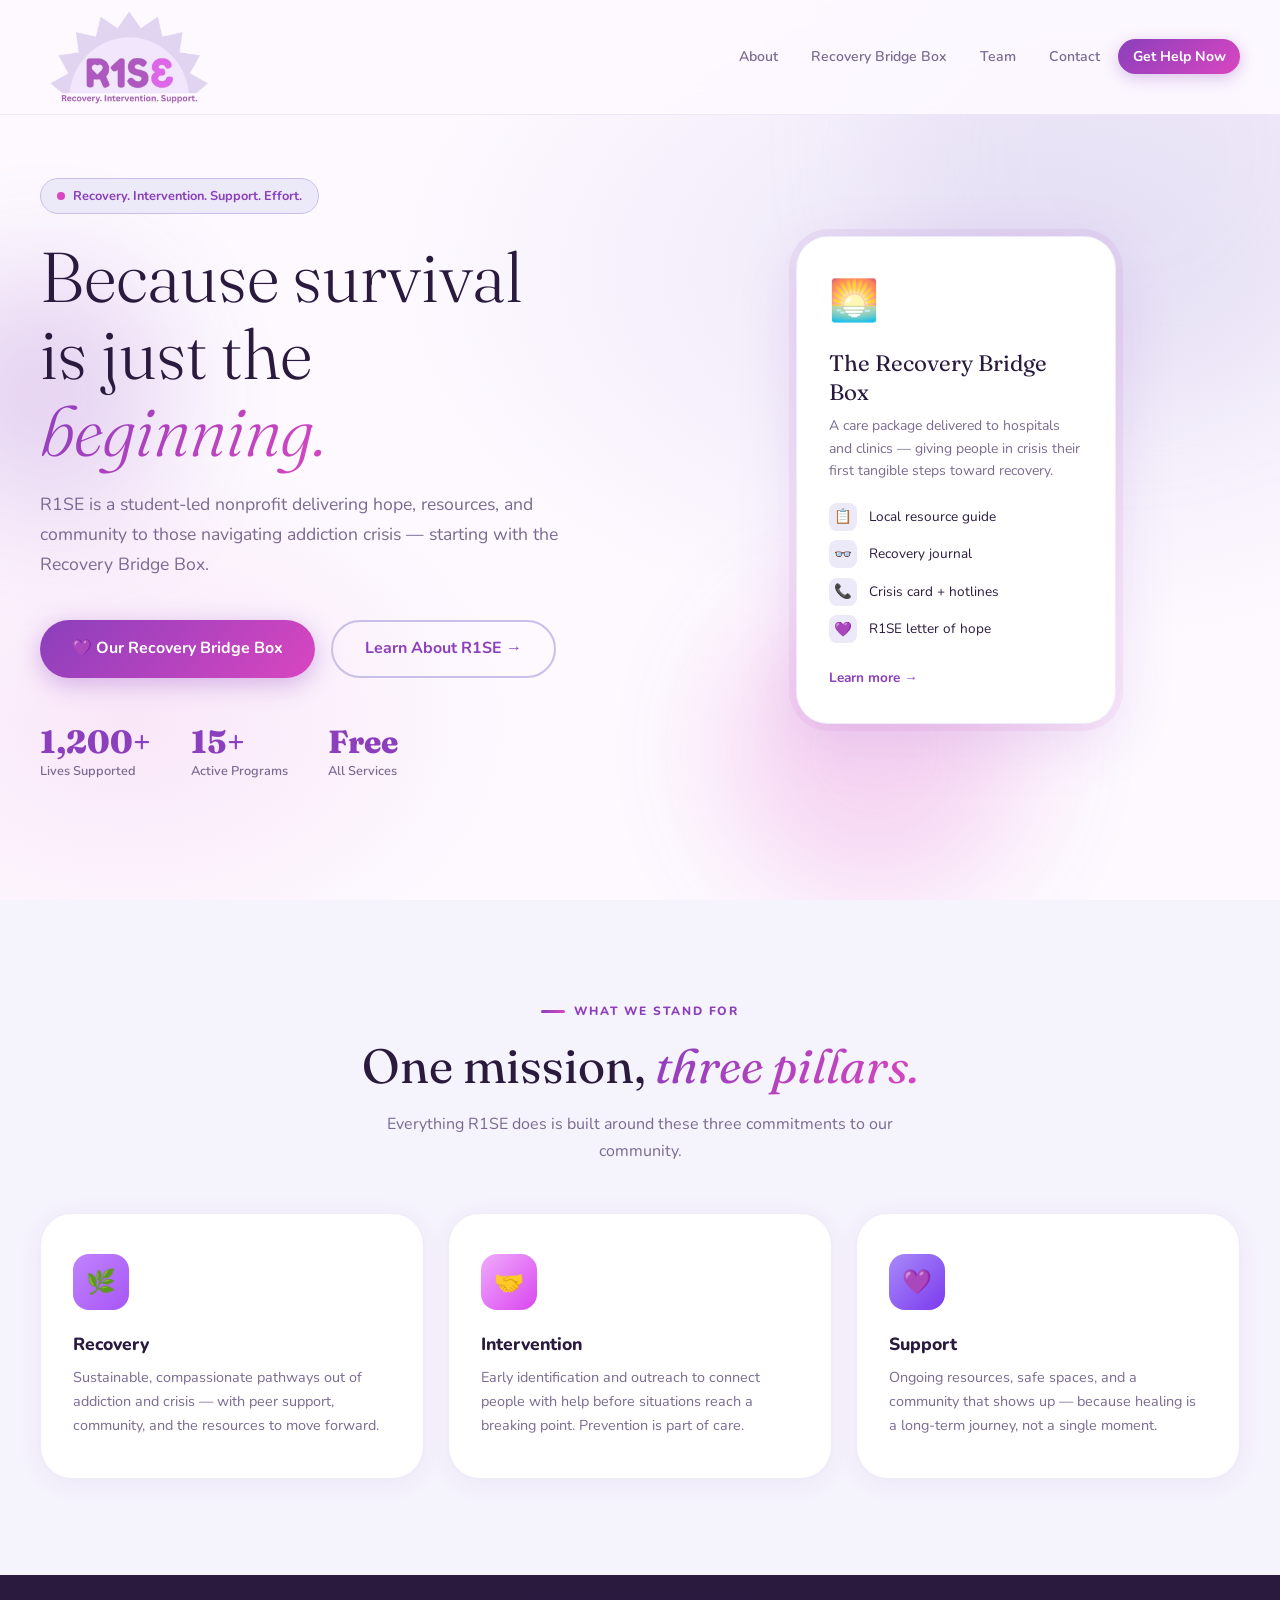
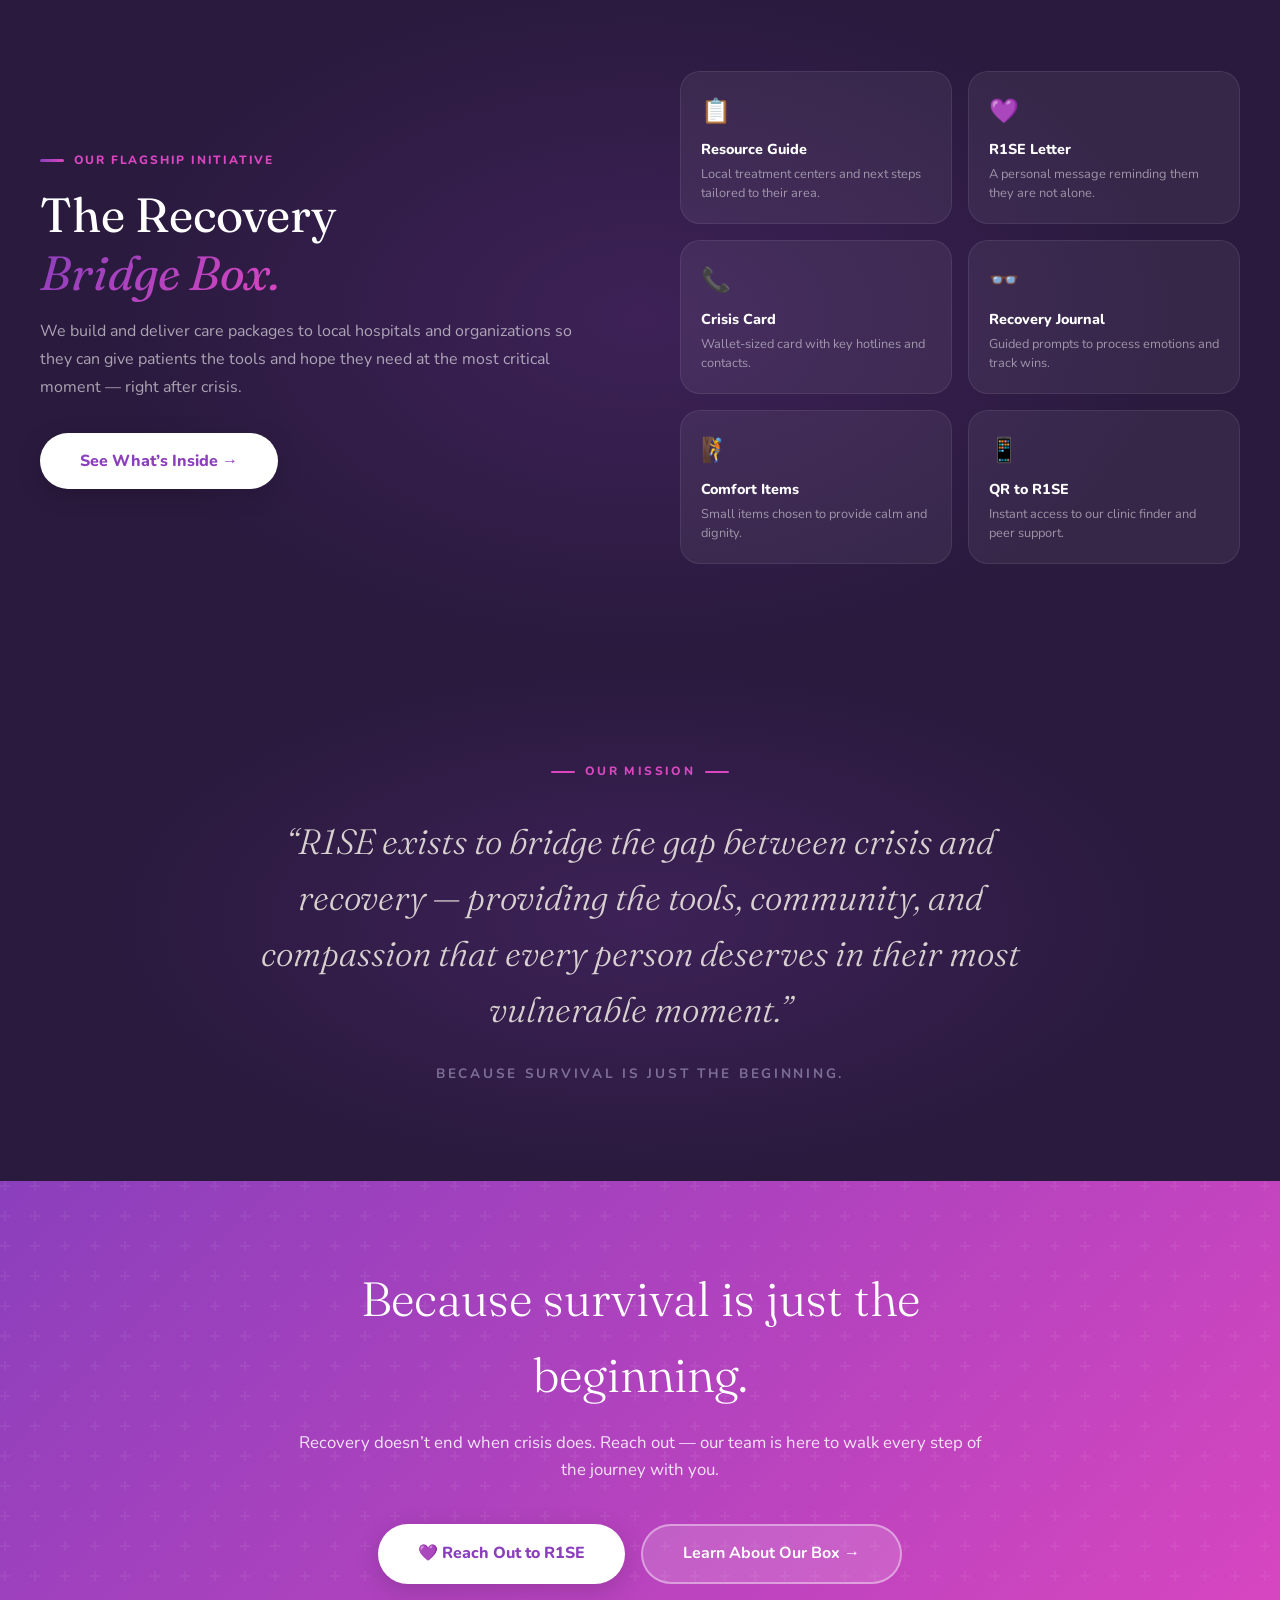
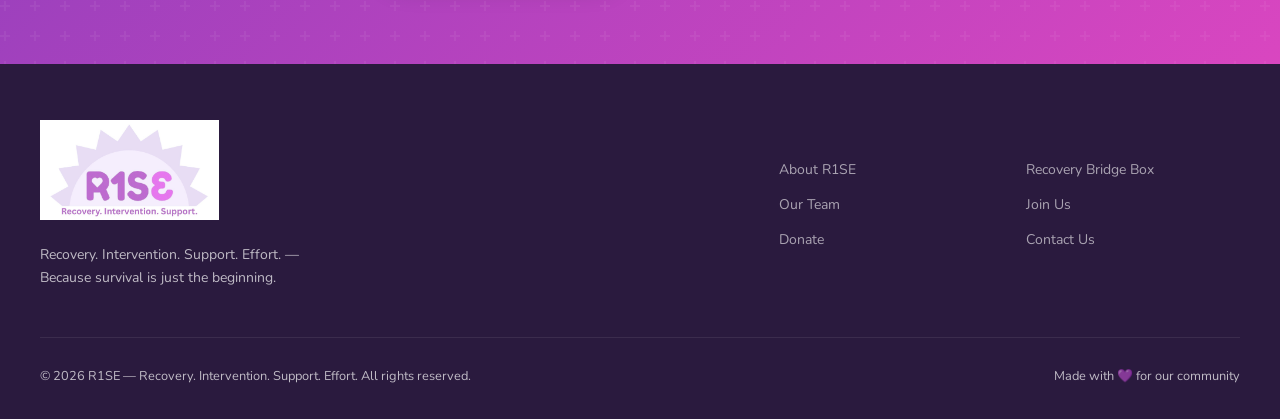
<file: index.html>
<!DOCTYPE html>
<html lang="en">
<head>
  <meta charset="UTF-8"/><meta name="viewport" content="width=device-width, initial-scale=1.0"/>
  <title>R1SE — Because survival is just the beginning.</title>
  <!-- Google tag (gtag.js) -->
  <script async src="https://www.googletagmanager.com/gtag/js?id=G-4YXWY0L03F"></script>
  <script>
    window.dataLayer = window.dataLayer || [];
    function gtag(){dataLayer.push(arguments);}
    gtag('js', new Date());
    gtag('config', 'G-4YXWY0L03F');
  </script>
  <link rel="preconnect" href="https://fonts.googleapis.com">
  <link href="https://fonts.googleapis.com/css2?family=Nunito:ital,wght@0,300;0,400;0,600;0,700;0,800;1,400&family=Fraunces:ital,wght@0,300;0,400;1,300;1,400&display=swap" rel="stylesheet">
  <style>
    *, *::before, *::after { box-sizing: border-box; margin: 0; padding: 0; }
    :root {
      --purple: #8b3fbc; --pink: #d946c0; --lavender: #c8c0e8;
      --lav-light: #ece9f8; --lav-pale: #f5f3fc; --white: #ffffff;
      --ink: #2a1a3e; --muted: #7a6a90; --warm-bg: #fdf9ff; --card-bg: #f8f4fe;
      --sans: 'Nunito', sans-serif; --serif: 'Fraunces', serif;
      --radius: 20px; --radius-lg: 32px;
    }
    body { font-family: var(--sans); background: var(--warm-bg); color: var(--ink); overflow-x: hidden; line-height: 1.6; }

    /* NAV */
    nav { position: fixed; top: 0; left: 0; right: 0; z-index: 200; background: rgba(253,249,255,0.92); backdrop-filter: blur(16px); border-bottom: 1px solid rgba(200,192,232,0.3); padding: 0 2.5rem; height: 115px; display: flex; align-items: center; justify-content: space-between; }
    .nav-logo { display: flex; align-items: center; text-decoration: none; }
    .nav-logo img { height: 100px; width: auto; mix-blend-mode: multiply; }
    .nav-links { display: flex; align-items: center; gap: 0.25rem; list-style: none; }
    .nav-links a { font-weight: 600; font-size: 0.88rem; color: var(--muted); text-decoration: none; padding: 0.5rem 0.9rem; border-radius: 50px; transition: color 0.2s, background 0.2s; }
    .nav-links a:hover { color: var(--purple); background: var(--lav-light); }
    .nav-cta { background: linear-gradient(135deg, var(--purple), var(--pink)) !important; color: var(--white) !important; font-weight: 700 !important; box-shadow: 0 4px 16px rgba(139,63,188,0.3); border-radius: 50px; }

    /* HERO */
    .hero { min-height: 100vh; display: flex; align-items: center; padding: 140px 2.5rem 5rem; position: relative; overflow: hidden; }
    .hero-bg { position: absolute; inset: 0; z-index: 0; background: radial-gradient(ellipse 70% 60% at 80% 30%, rgba(200,192,232,0.35) 0%, transparent 70%), radial-gradient(ellipse 50% 50% at 10% 80%, rgba(217,70,192,0.1) 0%, transparent 60%), var(--warm-bg); }
    .hero-blob { position: absolute; border-radius: 50%; filter: blur(60px); opacity: 0.2; animation: blobFloat 8s ease-in-out infinite; }
    .hero-blob-1 { width: 500px; height: 500px; background: var(--lavender); top: -100px; right: -100px; }
    .hero-blob-2 { width: 300px; height: 300px; background: var(--pink); bottom: 0; right: 20%; animation-delay: 3s; }
    .hero-blob-3 { width: 250px; height: 250px; background: var(--purple); top: 30%; left: -80px; animation-delay: 5s; }
    .hero-inner { position: relative; z-index: 2; max-width: 1200px; margin: 0 auto; width: 100%; display: grid; grid-template-columns: 1fr 1fr; gap: 4rem; align-items: center; }
    .hero-badge { display: inline-flex; align-items: center; gap: 0.5rem; background: var(--lav-light); border: 1px solid var(--lavender); border-radius: 50px; padding: 0.4rem 1rem; font-size: 0.8rem; font-weight: 700; color: var(--purple); margin-bottom: 1.5rem; animation: fadeUp 0.6s ease both; }
    .hero-badge .dot { width: 8px; height: 8px; background: var(--pink); border-radius: 50%; animation: pulse 2s infinite; }
    h1.hero-heading { font-family: var(--serif); font-size: clamp(3rem, 5.5vw, 5rem); font-weight: 300; line-height: 1.1; margin-bottom: 1.25rem; animation: fadeUp 0.6s 0.1s ease both; }
    h1.hero-heading em { font-style: italic; background: linear-gradient(135deg, var(--purple), var(--pink)); -webkit-background-clip: text; -webkit-text-fill-color: transparent; background-clip: text; }
    .hero-sub { font-size: 1.1rem; color: var(--muted); line-height: 1.7; margin-bottom: 2.5rem; animation: fadeUp 0.6s 0.2s ease both; }
    .hero-actions { display: flex; gap: 1rem; flex-wrap: wrap; animation: fadeUp 0.6s 0.3s ease both; }
    .btn-primary { display: inline-flex; align-items: center; gap: 0.5rem; background: linear-gradient(135deg, var(--purple), var(--pink)); color: var(--white); font-weight: 700; font-size: 1rem; padding: 0.9rem 2rem; border-radius: 50px; text-decoration: none; border: none; cursor: pointer; box-shadow: 0 6px 24px rgba(139,63,188,0.35); transition: transform 0.2s, box-shadow 0.2s; }
    .btn-primary:hover { transform: translateY(-2px); box-shadow: 0 10px 30px rgba(139,63,188,0.45); }
    .btn-secondary { display: inline-flex; align-items: center; gap: 0.5rem; background: transparent; color: var(--purple); font-weight: 700; font-size: 1rem; padding: 0.9rem 2rem; border-radius: 50px; text-decoration: none; border: 2px solid var(--lavender); transition: border-color 0.2s, background 0.2s; }
    .btn-secondary:hover { border-color: var(--purple); background: var(--lav-light); }
    .hero-stats { display: flex; gap: 2.5rem; margin-top: 3rem; animation: fadeUp 0.6s 0.4s ease both; }
    .stat-num { font-size: 2rem; font-weight: 800; color: var(--purple); line-height: 1; font-family: var(--serif); }
    .stat-label { font-size: 0.8rem; color: var(--muted); font-weight: 600; margin-top: 0.2rem; }

    /* HERO RIGHT VISUAL */
    .hero-visual { display: flex; justify-content: center; align-items: center; animation: fadeUp 0.8s 0.2s ease both; }
    .hero-card { background: white; border-radius: var(--radius-lg); padding: 2rem; box-shadow: 0 16px 60px rgba(139,63,188,0.15); border: 1px solid rgba(200,192,232,0.3); max-width: 320px; width: 100%; position: relative; }
    .hero-card::before { content: ''; position: absolute; top: -8px; right: -8px; bottom: -8px; left: -8px; background: linear-gradient(135deg, rgba(139,63,188,0.08), rgba(217,70,192,0.08)); border-radius: 40px; z-index: -1; }

    /* PILLARS */
    .pillars-section { padding: 6rem 2.5rem; background: var(--lav-pale); }
    .pillars-inner { max-width: 1200px; margin: 0 auto; }
    .section-label { display: inline-flex; align-items: center; gap: 0.6rem; font-size: 0.75rem; font-weight: 800; text-transform: uppercase; letter-spacing: 0.15em; color: var(--purple); margin-bottom: 1rem; }
    .section-label::before { content: ''; display: block; width: 24px; height: 3px; background: linear-gradient(90deg, var(--purple), var(--pink)); border-radius: 2px; }
    h2.section-title { font-family: var(--serif); font-size: clamp(2rem, 4vw, 3rem); font-weight: 400; line-height: 1.2; margin-bottom: 1rem; }
    h2.section-title em { font-style: italic; background: linear-gradient(135deg, var(--purple), var(--pink)); -webkit-background-clip: text; -webkit-text-fill-color: transparent; background-clip: text; }
    .pillars-grid { display: grid; grid-template-columns: repeat(3,1fr); gap: 1.5rem; margin-top: 3rem; }
    .pillar-card { background: white; border-radius: var(--radius-lg); padding: 2.5rem 2rem; border: 1px solid rgba(200,192,232,0.3); box-shadow: 0 4px 24px rgba(139,63,188,0.07); transition: transform 0.3s, box-shadow 0.3s; }
    .pillar-card:hover { transform: translateY(-5px); box-shadow: 0 12px 40px rgba(139,63,188,0.14); }
    .pillar-icon { width: 56px; height: 56px; border-radius: 16px; display: flex; align-items: center; justify-content: center; font-size: 1.5rem; margin-bottom: 1.25rem; }
    .pillar-card h3 { font-size: 1.1rem; font-weight: 800; margin-bottom: 0.5rem; }
    .pillar-card p { font-size: 0.9rem; color: var(--muted); line-height: 1.65; }

    /* BRIDGE BOX FEATURE */
    .bridge-section { padding: 6rem 2.5rem; background: var(--ink); position: relative; overflow: hidden; }
    .bridge-section::before { content: ''; position: absolute; inset: 0; background: radial-gradient(ellipse 60% 70% at 50% 50%, rgba(139,63,188,0.2) 0%, transparent 70%); }
    .bridge-inner { max-width: 1200px; margin: 0 auto; display: grid; grid-template-columns: 1fr 1fr; gap: 5rem; align-items: center; position: relative; z-index: 2; }
    .bridge-items { display: grid; grid-template-columns: 1fr 1fr; gap: 1rem; }
    .bridge-item { background: rgba(255,255,255,0.06); border-radius: var(--radius); padding: 1.25rem; border: 1px solid rgba(255,255,255,0.08); }
    .bridge-item .bi-icon { font-size: 1.5rem; margin-bottom: 0.5rem; display: block; }
    .bridge-item h4 { font-size: 0.9rem; font-weight: 800; color: white; margin-bottom: 0.25rem; }
    .bridge-item p { font-size: 0.8rem; color: rgba(255,255,255,0.5); line-height: 1.5; }

    /* MISSION */
    .mission-section { padding: 7rem 2.5rem; background: var(--warm-bg); text-align: center; }
    .mission-inner { max-width: 800px; margin: 0 auto; }

    /* CTA BAND */
    .cta-band { background: linear-gradient(135deg, var(--purple), var(--pink)); padding: 5rem 2.5rem; text-align: center; position: relative; overflow: hidden; }
    .cta-band::before { content: ''; position: absolute; inset: 0; background: url("data:image/svg+xml,%3Csvg width='60' height='60' viewBox='0 0 60 60' xmlns='http://www.w3.org/2000/svg'%3E%3Cg fill='%23ffffff' fill-opacity='0.05'%3E%3Cpath d='M36 34v-4h-2v4h-4v2h4v4h2v-4h4v-2h-4zm0-30V0h-2v4h-4v2h4v4h2V6h4V4h-4zM6 34v-4H4v4H0v2h4v4h2v-4h4v-2H6zM6 4V0H4v4H0v2h4v4h2V6h4V4H6z'/%3E%3C/g%3E%3C/svg%3E"); }
    .btn-white { display: inline-flex; align-items: center; gap: 0.5rem; background: white; color: var(--purple); font-weight: 800; font-size: 1rem; padding: 0.95rem 2.5rem; border-radius: 50px; text-decoration: none; box-shadow: 0 6px 24px rgba(0,0,0,0.15); transition: transform 0.2s; }
    .btn-white:hover { transform: translateY(-2px); }

    /* FOOTER */
    footer { background: var(--ink); color: rgba(255,255,255,0.7); padding: 3.5rem 2.5rem 2rem; }
    .footer-inner { max-width: 1200px; margin: 0 auto; gap: 3rem; padding-bottom: 3rem; border-bottom: 1px solid rgba(255,255,255,0.08); display: grid; }
    .footer-brand img { height: 100px; mix-blend-mode: screen; margin-bottom: 1rem; }
    .footer-brand p { font-size: 0.875rem; line-height: 1.6; max-width: 260px; }
    .footer-col a { color: rgba(255,255,255,0.6); text-decoration: none; font-size: 0.875rem; transition: color 0.2s; }
    .footer-col a:hover { color: var(--lavender); }
    .footer-bottom { max-width: 1200px; margin: 0 auto; padding-top: 1.75rem; display: flex; justify-content: space-between; font-size: 0.8rem; }

    /* ANIMATIONS */
    @keyframes blobFloat { 0%, 100% { transform: translateY(0) scale(1); } 50% { transform: translateY(-20px) scale(1.04); } }
    @keyframes pulse { 0%, 100% { opacity: 1; } 50% { opacity: 0.4; } }
    @keyframes fadeUp { from { opacity: 0; transform: translateY(24px); } to { opacity: 1; transform: none; } }
    .reveal { opacity: 0; transform: translateY(24px); transition: opacity 0.7s ease, transform 0.7s ease; }
    .reveal.visible { opacity: 1; transform: none; }
    .reveal.visible { opacity: 1; transform: none; }

    @media (max-width: 900px) {
      nav { padding: 0 1.25rem; } .nav-links { display: none; }
      .hero-inner, .bridge-inner { grid-template-columns: 1fr; }
      .hero { padding-top: 130px; } .hero-visual { order: -1; }
      .pillars-grid { grid-template-columns: 1fr; }
      .bridge-items { grid-template-columns: 1fr; }
    }
  </style>
</head>
<body>

  <!-- NAV -->
  <nav>
    <a href="index.html" class="nav-logo"><img src="[data-uri]" alt="R1SE Logo"></a>
    <ul class="nav-links">
      <li><a href="about.html">About</a></li>
      <li><a href="bridge-box.html">Recovery Bridge Box</a></li>
      <li><a href="team.html">Team</a></li>
      <li><a href="contact.html">Contact</a></li>
      <li><a href="#" class="nav-cta" id="helpBtn">Get Help Now</a></li>
    </ul>
  </nav>

  <!-- HERO -->
  <section class="hero">
    <div class="hero-bg"></div>
    <div class="hero-blob hero-blob-1"></div>
    <div class="hero-blob hero-blob-2"></div>
    <div class="hero-blob hero-blob-3"></div>
    <div class="hero-inner">
      <div>
        <div class="hero-badge"><span class="dot"></span> Recovery. Intervention. Support. Effort.</div>
        <h1 class="hero-heading">Because survival<br>is just the<br><em>beginning.</em></h1>
        <p class="hero-sub">R1SE is a student-led nonprofit delivering hope, resources, and community to those navigating addiction crisis — starting with the Recovery Bridge Box.</p>
        <div class="hero-actions">
          <a href="bridge-box.html" class="btn-primary">&#128156; Our Recovery Bridge Box</a>
          <a href="about.html" class="btn-secondary">Learn About R1SE &rarr;</a>
        </div>
        <div class="hero-stats">
          <div><div class="stat-num">1,200+</div><div class="stat-label">Lives Supported</div></div>
          <div><div class="stat-num">15+</div><div class="stat-label">Active Programs</div></div>
          <div><div class="stat-num">Free</div><div class="stat-label">All Services</div></div>
        </div>
      </div>
      <div class="hero-visual">
        <div class="hero-card">
          <div style="font-size:2.5rem;margin-bottom:1rem;">&#127749;</div>
          <h3 style="font-family:var(--serif);font-size:1.4rem;font-weight:400;margin-bottom:0.5rem;line-height:1.3;">The Recovery Bridge Box</h3>
          <p style="font-size:0.875rem;color:var(--muted);line-height:1.6;margin-bottom:1.25rem;">A care package delivered to hospitals and clinics — giving people in crisis their first tangible steps toward recovery.</p>
          <div style="display:flex;flex-direction:column;gap:0.6rem;">
            <div style="display:flex;align-items:center;gap:0.75rem;font-size:0.85rem;color:var(--ink);"><span style="width:28px;height:28px;background:var(--lav-light);border-radius:8px;display:flex;align-items:center;justify-content:center;font-size:0.9rem;flex-shrink:0;">&#128203;</span> Local resource guide</div>
            <div style="display:flex;align-items:center;gap:0.75rem;font-size:0.85rem;color:var(--ink);"><span style="width:28px;height:28px;background:var(--lav-light);border-radius:8px;display:flex;align-items:center;justify-content:center;font-size:0.9rem;flex-shrink:0;">&#128083;</span> Recovery journal</div>
            <div style="display:flex;align-items:center;gap:0.75rem;font-size:0.85rem;color:var(--ink);"><span style="width:28px;height:28px;background:var(--lav-light);border-radius:8px;display:flex;align-items:center;justify-content:center;font-size:0.9rem;flex-shrink:0;">&#128222;</span> Crisis card + hotlines</div>
            <div style="display:flex;align-items:center;gap:0.75rem;font-size:0.85rem;color:var(--ink);"><span style="width:28px;height:28px;background:var(--lav-light);border-radius:8px;display:flex;align-items:center;justify-content:center;font-size:0.9rem;flex-shrink:0;">&#128156;</span> R1SE letter of hope</div>
          </div>
          <a href="bridge-box.html" style="display:inline-flex;align-items:center;gap:0.5rem;margin-top:1.5rem;font-size:0.85rem;font-weight:700;color:var(--purple);text-decoration:none;">Learn more &rarr;</a>
        </div>
      </div>
    </div>
  </section>

  <!-- THREE PILLARS -->
  <section class="pillars-section">
    <div class="pillars-inner">
      <div style="text-align:center;margin-bottom:0.5rem;">
        <div class="section-label reveal" style="justify-content:center;">What We Stand For</div>
        <h2 class="section-title reveal" style="text-align:center;">One mission, <em>three pillars.</em></h2>
        <p class="reveal" style="color:var(--muted);max-width:520px;margin:0 auto;font-size:1rem;line-height:1.7;">Everything R1SE does is built around these three commitments to our community.</p>
      </div>
      <div class="pillars-grid">
        <div class="pillar-card reveal">
          <div class="pillar-icon" style="background:linear-gradient(135deg,#c084fc,#a855f7);">&#127807;</div>
          <h3>Recovery</h3>
          <p>Sustainable, compassionate pathways out of addiction and crisis — with peer support, community, and the resources to move forward.</p>
        </div>
        <div class="pillar-card reveal">
          <div class="pillar-icon" style="background:linear-gradient(135deg,#f0abfc,#d946ef);">&#129309;</div>
          <h3>Intervention</h3>
          <p>Early identification and outreach to connect people with help before situations reach a breaking point. Prevention is part of care.</p>
        </div>
        <div class="pillar-card reveal">
          <div class="pillar-icon" style="background:linear-gradient(135deg,#a78bfa,#7c3aed);">&#128156;</div>
          <h3>Support</h3>
          <p>Ongoing resources, safe spaces, and a community that shows up — because healing is a long-term journey, not a single moment.</p>
        </div>
      </div>
    </div>
  </section>

  <!-- BRIDGE BOX FEATURE -->
  <section class="bridge-section">
    <div class="bridge-inner">
      <div>
        <div class="section-label" style="color:var(--pink);">Our Flagship Initiative</div>
        <h2 class="section-title" style="color:white;">The Recovery<br><em>Bridge Box.</em></h2>
        <p style="color:rgba(255,255,255,0.6);font-size:1rem;line-height:1.75;margin-bottom:2rem;">We build and deliver care packages to local hospitals and organizations so they can give patients the tools and hope they need at the most critical moment — right after crisis.</p>
        <a href="bridge-box.html" class="btn-white">See What&rsquo;s Inside &rarr;</a>
      </div>
      <div class="bridge-items">
        <div class="bridge-item"><span class="bi-icon">&#128203;</span><h4>Resource Guide</h4><p>Local treatment centers and next steps tailored to their area.</p></div>
        <div class="bridge-item"><span class="bi-icon">&#128156;</span><h4>R1SE Letter</h4><p>A personal message reminding them they are not alone.</p></div>
        <div class="bridge-item"><span class="bi-icon">&#128222;</span><h4>Crisis Card</h4><p>Wallet-sized card with key hotlines and contacts.</p></div>
        <div class="bridge-item"><span class="bi-icon">&#128083;</span><h4>Recovery Journal</h4><p>Guided prompts to process emotions and track wins.</p></div>
        <div class="bridge-item"><span class="bi-icon">&#129495;</span><h4>Comfort Items</h4><p>Small items chosen to provide calm and dignity.</p></div>
        <div class="bridge-item"><span class="bi-icon">&#128241;</span><h4>QR to R1SE</h4><p>Instant access to our clinic finder and peer support.</p></div>
      </div>
    </div>
  </section>

  <!-- MISSION STATEMENT -->
  <!-- MISSION STATEMENT -->
  <section style="background:var(--ink);padding:6rem 2.5rem;text-align:center;position:relative;overflow:hidden;">
    <div style="position:absolute;inset:0;background:radial-gradient(ellipse 60% 70% at 50% 50%,rgba(139,63,188,0.2) 0%,transparent 70%);pointer-events:none;"></div>
    <div style="max-width:800px;margin:0 auto;position:relative;z-index:2;">
      <div style="display:inline-flex;align-items:center;gap:0.6rem;font-size:0.75rem;font-weight:800;text-transform:uppercase;letter-spacing:0.2em;color:var(--pink);margin-bottom:2rem;">
        <span style="display:block;width:24px;height:2px;background:var(--pink);border-radius:2px;"></span>Our Mission<span style="display:block;width:24px;height:2px;background:var(--pink);border-radius:2px;"></span>
      </div>
      <p style="font-family:'Fraunces',serif;font-size:clamp(1.5rem,3vw,2.2rem);font-weight:300;font-style:italic;color:rgba(245,240,232,0.85);line-height:1.6;margin-bottom:1.5rem;">&ldquo;R1SE exists to bridge the gap between crisis and recovery &mdash; providing the tools, community, and compassion that every person deserves in their most vulnerable moment.&rdquo;</p>
      <p style="font-size:0.85rem;font-weight:700;color:rgba(200,192,232,0.5);text-transform:uppercase;letter-spacing:0.2em;">Because survival is just the beginning.</p>
    </div>
  </section>

  <!-- CTA -->
  <div class="cta-band">
    <div style="position:relative;z-index:2;max-width:700px;margin:0 auto;">
      <h2 style="font-family:var(--serif);font-size:clamp(2rem,4vw,3rem);font-weight:300;color:white;margin-bottom:1rem;">Because survival is just the beginning.</h2>
      <p style="color:rgba(255,255,255,0.85);font-size:1.05rem;margin-bottom:2.5rem;">Recovery doesn&rsquo;t end when crisis does. Reach out &mdash; our team is here to walk every step of the journey with you.</p>
      <div style="display:flex;gap:1rem;justify-content:center;flex-wrap:wrap;">
        <a href="contact.html" class="btn-white">&#128156; Reach Out to R1SE</a>
        <a href="bridge-box.html" style="display:inline-flex;align-items:center;gap:0.5rem;background:rgba(255,255,255,0.15);color:white;font-weight:700;padding:0.95rem 2.5rem;border-radius:50px;text-decoration:none;border:2px solid rgba(255,255,255,0.4);">Learn About Our Box &rarr;</a>
      </div>
    </div>
  </div>

  <!-- FOOTER -->
  <footer>
    <div class="footer-inner" style="grid-template-columns:1.5fr 1fr;">
      <div class="footer-brand"><img src="[data-uri]" alt="R1SE"><p>Recovery. Intervention. Support. Effort. &mdash; Because survival is just the beginning.</p></div>
      <div class="footer-col" style="display:flex;flex-direction:column;justify-content:center;">
        <ul style="display:grid;grid-template-columns:1fr 1fr;gap:0.6rem 2rem;list-style:none;">
          <li><a href="about.html">About R1SE</a></li>
          <li><a href="bridge-box.html">Recovery Bridge Box</a></li>
          <li><a href="team.html">Our Team</a></li>
          <li><a href="contact.html">Join Us</a></li>
          <li><a href="#">Donate</a></li>
          <li><a href="contact.html">Contact Us</a></li>
        </ul>
      </div>
    </div>
    <div class="footer-bottom"><span>&copy; 2026 R1SE &mdash; Recovery. Intervention. Support. Effort. All rights reserved.</span><span>Made with &#128156; for our community</span></div>
  </footer>

  <script>
    // Scroll reveal
    const reveals = document.querySelectorAll('.reveal');
    const revealObs = new IntersectionObserver(function(entries) {
      entries.forEach(function(e) { if (e.isIntersecting) e.target.classList.add('visible'); });
    }, { threshold: 0.1 });
    reveals.forEach(function(el) { revealObs.observe(el); });
  </script>

  <!-- ZIP CODE MODAL -->
  <div id="helpModal" style="display:none;position:fixed;inset:0;z-index:9999;background:rgba(42,26,62,0.7);backdrop-filter:blur(6px);align-items:center;justify-content:center;">
    <div style="background:white;border-radius:32px;padding:3rem;max-width:560px;width:90%;position:relative;box-shadow:0 24px 80px rgba(139,63,188,0.3);">
      <button id="closeModal" style="position:absolute;top:1.25rem;right:1.5rem;background:none;border:none;font-size:1.5rem;cursor:pointer;color:#7a6a90;">&#10005;</button>
      <div style="text-align:center;margin-bottom:2rem;">
        <div style="font-size:2.5rem;margin-bottom:0.75rem;">&#128205;</div>
        <h2 style="font-family:'Fraunces',serif;font-size:1.8rem;font-weight:300;color:#2a1a3e;margin-bottom:0.5rem;">Find Help Near <em style="font-style:italic;background:linear-gradient(135deg,#8b3fbc,#d946c0);-webkit-background-clip:text;-webkit-text-fill-color:transparent;background-clip:text;">You</em></h2>
        <p style="color:#7a6a90;font-size:0.95rem;">Enter your zip code to find addiction clinics and rehab centers within 25 miles.</p>
      </div>
      <div style="display:flex;gap:0.75rem;margin-bottom:1.5rem;">
        <input id="zipInput" type="text" maxlength="5" placeholder="Enter zip code..." style="flex:1;background:#f5f3fc;border:2px solid #ece9f8;border-radius:50px;padding:0.9rem 1.5rem;font-family:'Nunito',sans-serif;font-size:1rem;color:#2a1a3e;outline:none;">
        <button id="searchBtn" style="background:linear-gradient(135deg,#8b3fbc,#d946c0);color:white;border:none;border-radius:50px;padding:0.9rem 1.75rem;font-family:'Nunito',sans-serif;font-weight:700;font-size:0.95rem;cursor:pointer;white-space:nowrap;">Search &#8594;</button>
      </div>
      <div id="searchResults" style="max-height:340px;overflow-y:auto;"></div>
    </div>
  </div>
  <script>
    (function() {
      const modal = document.getElementById('helpModal');
      const helpBtn = document.getElementById('helpBtn');
      const closeBtn = document.getElementById('closeModal');
      const searchBtn = document.getElementById('searchBtn');
      const zipInput = document.getElementById('zipInput');
      const results = document.getElementById('searchResults');

      if (helpBtn) {
        helpBtn.addEventListener('click', function(e) {
          e.preventDefault();
          modal.style.display = 'flex';
          zipInput.focus();
        });
      }
      closeBtn.addEventListener('click', function() {
        modal.style.display = 'none';
        results.innerHTML = '';
        zipInput.value = '';
      });
      modal.addEventListener('click', function(e) {
        if (e.target === modal) {
          modal.style.display = 'none';
          results.innerHTML = '';
          zipInput.value = '';
        }
      });
      zipInput.addEventListener('keydown', function(e) {
        if (e.key === 'Enter') searchBtn.click();
      });

      searchBtn.addEventListener('click', async function() {
        const zip = zipInput.value.trim();
        if (!/^\d{5}$/.test(zip)) {
          results.innerHTML = '<p style="color:#c0472b;text-align:center;font-size:0.9rem;">Please enter a valid 5-digit zip code.</p>';
          return;
        }
        results.innerHTML = '<div style="text-align:center;padding:2rem;color:#7a6a90;">&#128269; Searching nearby facilities...</div>';
        searchBtn.disabled = true;
        try {
          const geoRes = await fetch('https://nominatim.openstreetmap.org/search?postalcode=' + zip + '&country=US&format=json');
          const geoData = await geoRes.json();
          if (!geoData.length) {
            results.innerHTML = '<p style="text-align:center;color:#7a6a90;padding:1rem;">Zip code not found. Please try again.</p>';
            searchBtn.disabled = false;
            return;
          }
          const lat = geoData[0].lat;
          const lon = geoData[0].lon;
          const query = '[out:json][timeout:25];(node["amenity"="hospital"](around:40000,' + lat + ',' + lon + ');node["healthcare"="rehabilitation"](around:40000,' + lat + ',' + lon + ');node["amenity"="clinic"](around:40000,' + lat + ',' + lon + ');way["amenity"="hospital"](around:40000,' + lat + ',' + lon + '););out center tags 20;';
          const osmRes = await fetch('https://overpass-api.de/api/interpreter', {method:'POST', body:query});
          const osmData = await osmRes.json();
          const items = osmData.elements.filter(function(e) { return e.tags && e.tags.name; }).slice(0, 12);
          if (!items.length) {
            results.innerHTML = '<div style="text-align:center;padding:1.5rem;color:#7a6a90;"><p>No facilities found. Call SAMHSA: <strong>1-800-662-4357</strong></p></div>';
            searchBtn.disabled = false;
            return;
          }
          let html = '<p style="font-size:0.8rem;color:#7a6a90;margin-bottom:1rem;text-align:center;">Found ' + items.length + ' facilities near ' + zip + '</p>';
          items.forEach(function(item) {
            const t = item.tags;
            const name = t.name || 'Unnamed Facility';
            const addr = [t['addr:housenumber'], t['addr:street'], t['addr:city'], t['addr:state']].filter(Boolean).join(' ') || 'Address not listed';
            const phone = t.phone || t['contact:phone'] || '';
            const mapsUrl = 'https://www.google.com/maps/search/?api=1&query=' + encodeURIComponent(name + ' ' + addr);
            html += '<div style="background:#f5f3fc;border-radius:16px;padding:1rem 1.25rem;margin-bottom:0.75rem;border:1px solid rgba(200,192,232,0.4);">'
              + '<div style="font-weight:800;color:#2a1a3e;margin-bottom:0.25rem;">' + name + '</div>'
              + '<div style="font-size:0.8rem;color:#7a6a90;margin-bottom:0.4rem;">' + addr + '</div>'
              + (phone ? '<div style="font-size:0.8rem;color:#8b3fbc;margin-bottom:0.4rem;">&#128222; ' + phone + '</div>' : '')
              + '<a href="' + mapsUrl + '" target="_blank" style="font-size:0.78rem;font-weight:700;color:#8b3fbc;text-decoration:none;">View on Google Maps &#8594;</a>'
              + '</div>';
          });
          html += '<div style="text-align:center;padding:1rem 0 0;border-top:1px solid #ece9f8;margin-top:0.5rem;"><p style="font-size:0.8rem;color:#7a6a90;">Need immediate help?</p><p style="font-weight:800;color:#8b3fbc;font-size:1rem;">SAMHSA: 1-800-662-4357</p></div>';
          results.innerHTML = html;
        } catch(err) {
          results.innerHTML = '<p style="text-align:center;color:#7a6a90;padding:1rem;">Something went wrong. Call SAMHSA at <strong>1-800-662-4357</strong>.</p>';
        }
        searchBtn.disabled = false;
      });
    })();
  </script>
</body>
</html>
</file>
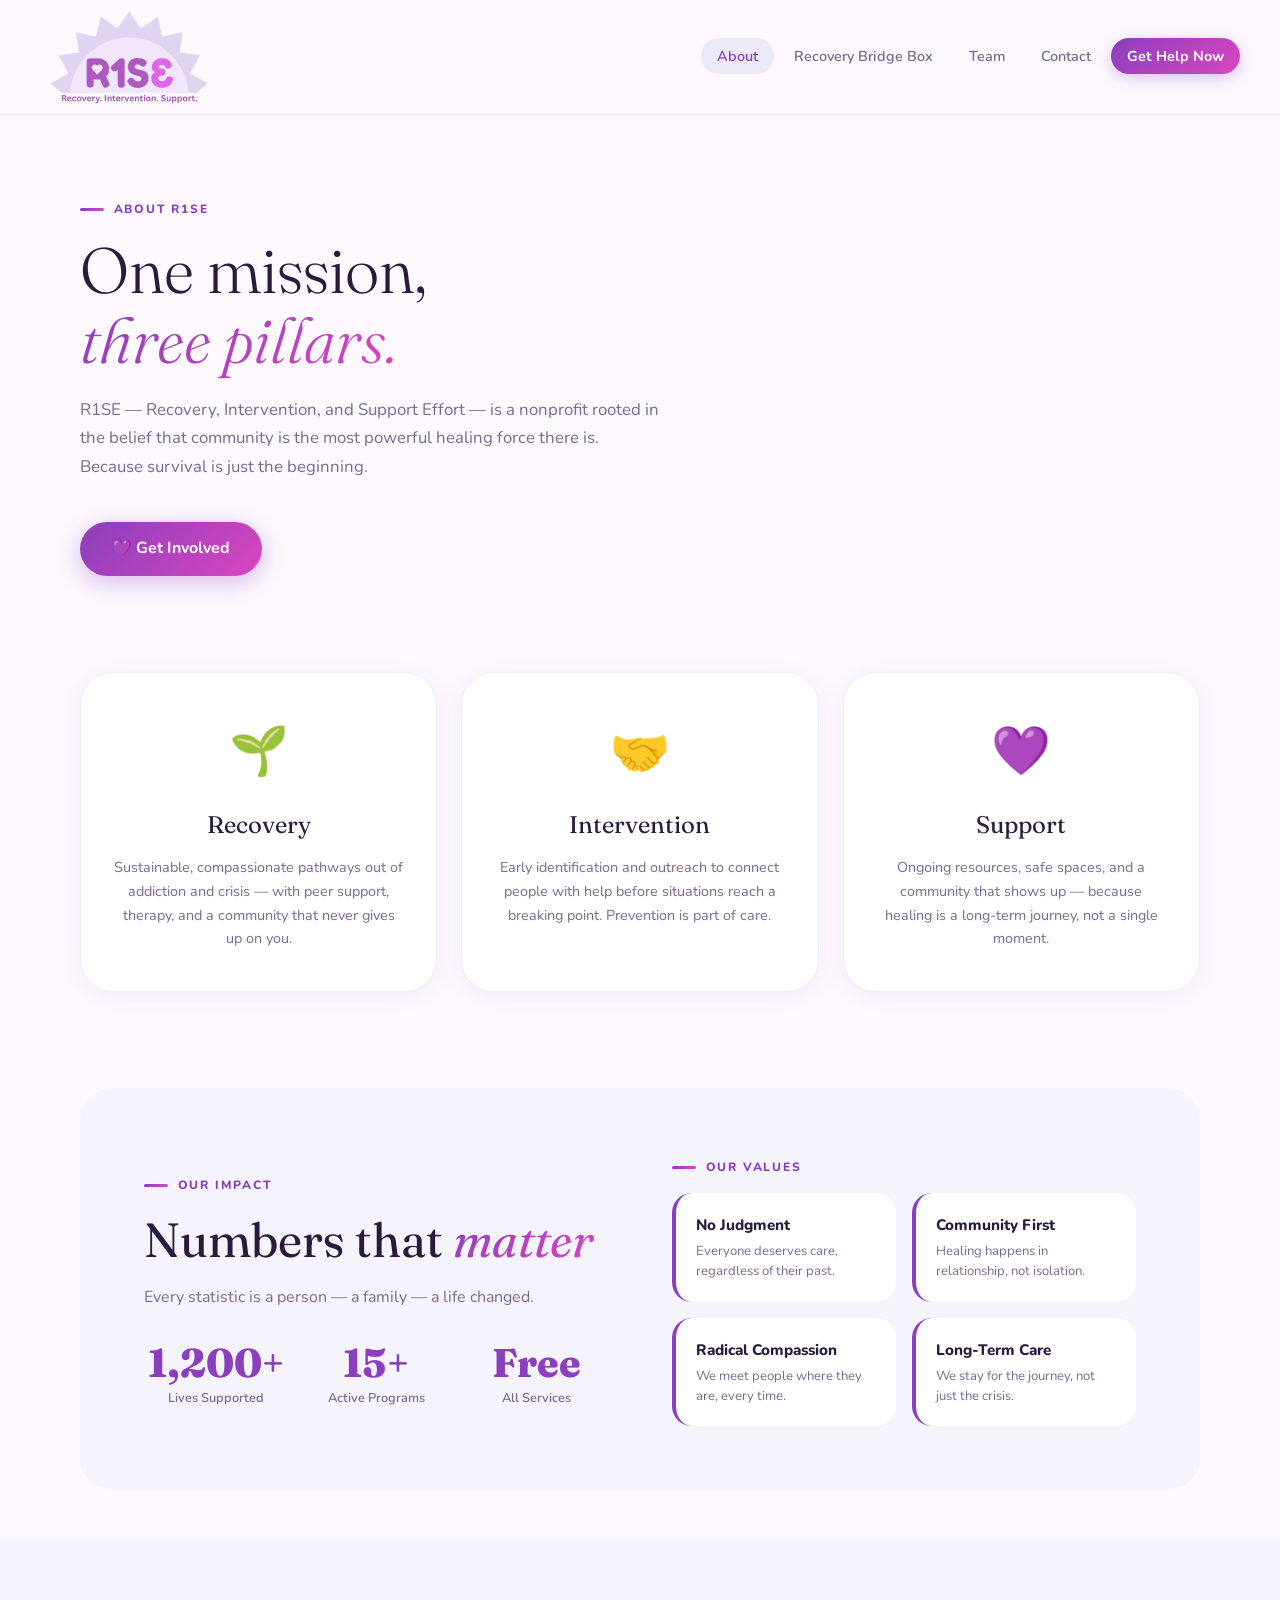
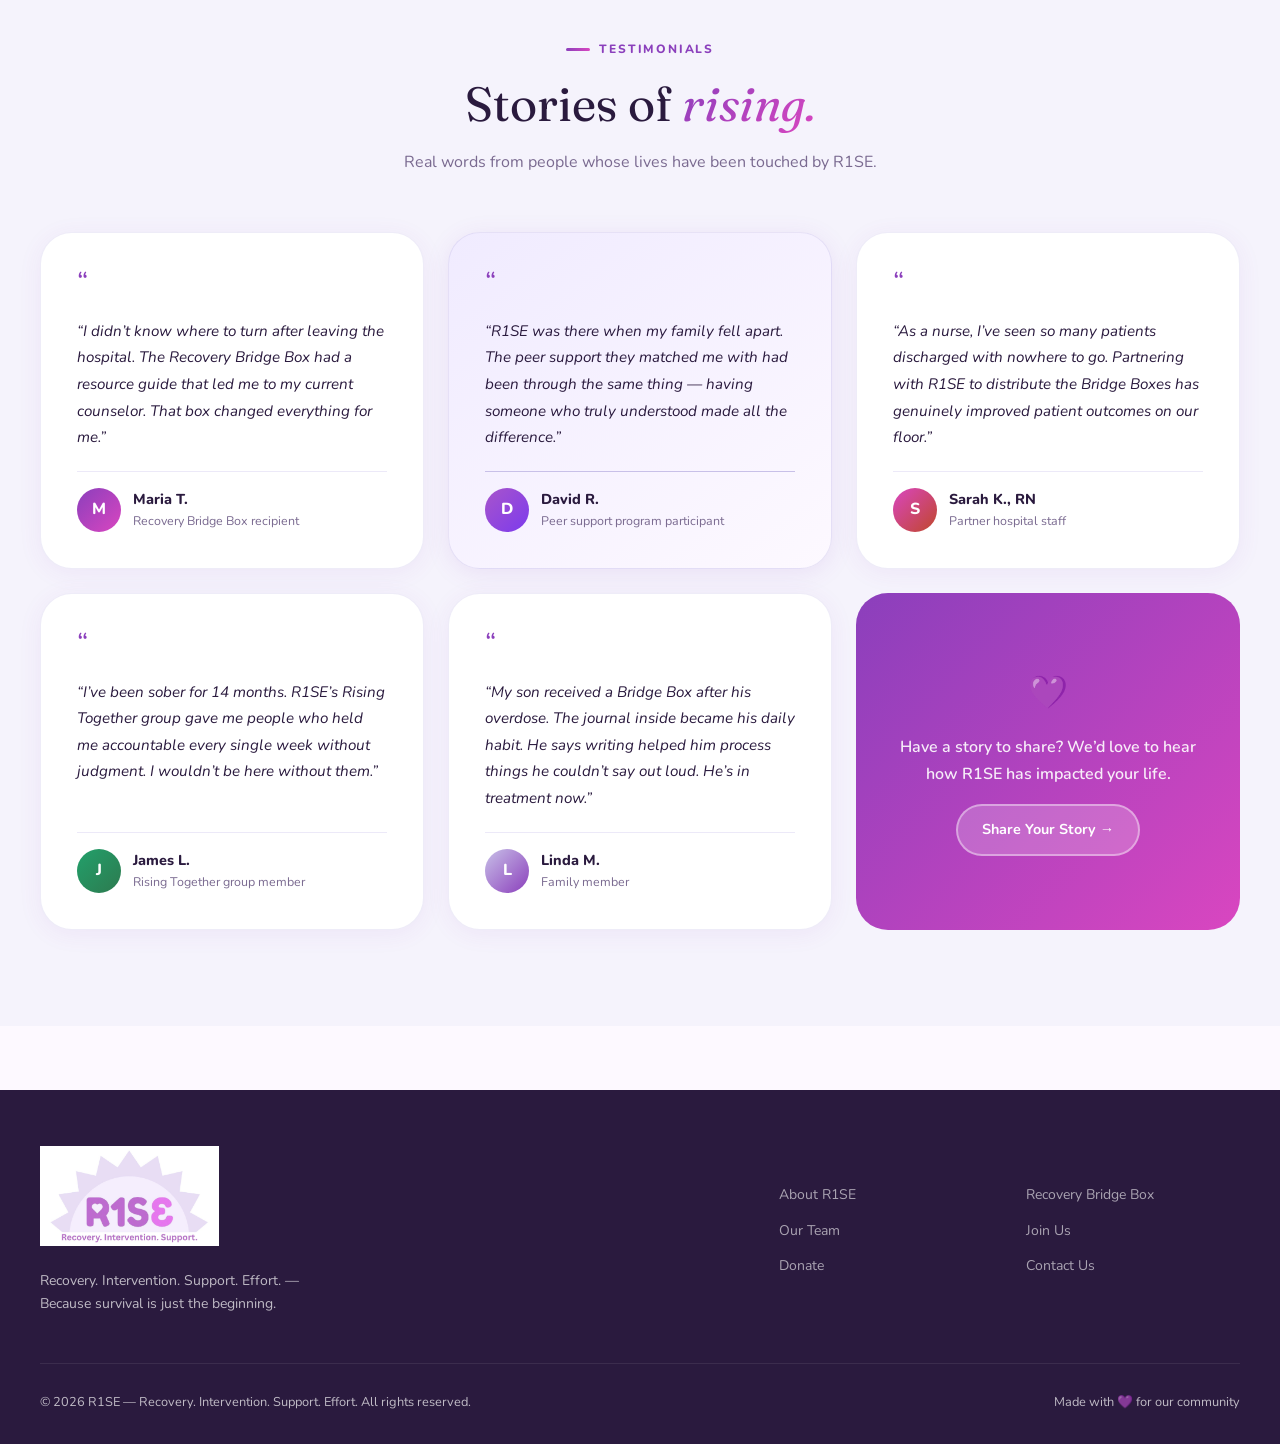
<file: about.html>
<!DOCTYPE html>
<html lang="en">
<head>
  <!-- Google tag (gtag.js) -->
  <script async src="https://www.googletagmanager.com/gtag/js?id=G-4YXWY0L03F"></script>
  <script>
    window.dataLayer = window.dataLayer || [];
    function gtag(){dataLayer.push(arguments);}
    gtag('js', new Date());
    gtag('config', 'G-4YXWY0L03F');
  </script>
  <meta charset="UTF-8"/><meta name="viewport" content="width=device-width, initial-scale=1.0"/>
  <title>About — R1SE</title>
  <link rel="preconnect" href="https://fonts.googleapis.com">
  <link href="https://fonts.googleapis.com/css2?family=Nunito:ital,wght@0,300;0,400;0,600;0,700;0,800;1,400&family=Fraunces:ital,wght@0,300;0,400;1,300;1,400&display=swap" rel="stylesheet">
  <style>
    *, *::before, *::after { box-sizing: border-box; margin: 0; padding: 0; }
    :root {
      --purple: #8b3fbc; --pink: #d946c0; --lavender: #c8c0e8;
      --lav-light: #ece9f8; --lav-pale: #f5f3fc; --white: #ffffff;
      --ink: #2a1a3e; --muted: #7a6a90; --warm-bg: #fdf9ff;
      --card-bg: #f8f4fe; --sans: 'Nunito', sans-serif; --serif: 'Fraunces', serif;
      --radius: 20px; --radius-lg: 32px;
    }
    body { font-family: var(--sans); background: var(--warm-bg); color: var(--ink); overflow-x: hidden; line-height: 1.6; }
    nav { position: fixed; top: 0; left: 0; right: 0; z-index: 200; background: rgba(253,249,255,0.92); backdrop-filter: blur(16px); border-bottom: 1px solid rgba(200,192,232,0.3); padding: 0 2.5rem; height: 115px; display: flex; align-items: center; justify-content: space-between; }
    .nav-logo { display: flex; align-items: center; text-decoration: none; }
    .nav-logo img { height: 100px; width: auto; mix-blend-mode: multiply; }
    .nav-links { display: flex; align-items: center; gap: 0.25rem; list-style: none; }
    .nav-links a { font-weight: 600; font-size: 0.9rem; color: var(--muted); text-decoration: none; padding: 0.5rem 1rem; border-radius: 50px; transition: color 0.2s, background 0.2s; }
    .nav-links a:hover, .nav-links a.active { color: var(--purple); background: var(--lav-light); }
    .nav-cta { background: linear-gradient(135deg, var(--purple), var(--pink)) !important; color: var(--white) !important; font-weight: 700 !important; box-shadow: 0 4px 16px rgba(139,63,188,0.3); border-radius: 50px; }
    .page-wrap { padding-top: 130px; }
    .page-hero { padding: 4rem 2.5rem 3rem; max-width: 1200px; margin: 0 auto; }
    .page-label { display: inline-flex; align-items: center; gap: 0.6rem; font-size: 0.75rem; font-weight: 800; text-transform: uppercase; letter-spacing: 0.15em; color: var(--purple); margin-bottom: 1rem; }
    .page-label::before { content: ''; display: block; width: 24px; height: 3px; background: linear-gradient(90deg, var(--purple), var(--pink)); border-radius: 2px; }
    h1.page-title { font-family: var(--serif); font-size: clamp(2.8rem, 5vw, 4.5rem); font-weight: 300; line-height: 1.1; margin-bottom: 1.25rem; }
    h1.page-title em { font-style: italic; background: linear-gradient(135deg, var(--purple), var(--pink)); -webkit-background-clip: text; -webkit-text-fill-color: transparent; background-clip: text; }
    .page-sub { font-size: 1.05rem; color: var(--muted); line-height: 1.7; max-width: 580px; margin-bottom: 2.5rem; }
    .content-section { padding: 3rem 2.5rem; max-width: 1200px; margin: 0 auto; }
    .section-label { display: inline-flex; align-items: center; gap: 0.6rem; font-size: 0.75rem; font-weight: 800; text-transform: uppercase; letter-spacing: 0.15em; color: var(--purple); margin-bottom: 1rem; }
    .section-label::before { content: ''; display: block; width: 24px; height: 3px; background: linear-gradient(90deg, var(--purple), var(--pink)); border-radius: 2px; }
    h2.section-title { font-family: var(--serif); font-size: clamp(2rem, 4vw, 3rem); font-weight: 400; line-height: 1.2; margin-bottom: 1rem; }
    h2.section-title em { font-style: italic; background: linear-gradient(135deg, var(--purple), var(--pink)); -webkit-background-clip: text; -webkit-text-fill-color: transparent; background-clip: text; }
    .btn-primary { display: inline-flex; align-items: center; gap: 0.5rem; background: linear-gradient(135deg, var(--purple), var(--pink)); color: var(--white); font-weight: 700; font-size: 1rem; padding: 0.9rem 2rem; border-radius: 50px; text-decoration: none; border: none; cursor: pointer; box-shadow: 0 6px 24px rgba(139,63,188,0.35); transition: transform 0.2s; }
    .btn-primary:hover { transform: translateY(-2px); }
    .btn-secondary { display: inline-flex; align-items: center; gap: 0.5rem; background: transparent; color: var(--purple); font-weight: 700; font-size: 1rem; padding: 0.9rem 2rem; border-radius: 50px; text-decoration: none; border: 2px solid var(--lavender); transition: border-color 0.2s, background 0.2s; }
    .btn-secondary:hover { border-color: var(--purple); background: var(--lav-light); }
    footer { background: var(--ink); color: rgba(255,255,255,0.7); padding: 3.5rem 2.5rem 2rem; margin-top: 4rem; }
    .footer-inner { max-width: 1200px; margin: 0 auto; display: grid; grid-template-columns: 2fr 1fr 1fr 1fr; gap: 3rem; padding-bottom: 3rem; border-bottom: 1px solid rgba(255,255,255,0.08); }
    .footer-brand img { height: 100px; mix-blend-mode: screen; margin-bottom: 1rem; }
    .footer-brand p { font-size: 0.875rem; line-height: 1.6; max-width: 260px; }
    .footer-col h4 { color: var(--white); font-size: 0.85rem; font-weight: 800; text-transform: uppercase; letter-spacing: 0.1em; margin-bottom: 1rem; }
    .footer-col ul { list-style: none; display: flex; flex-direction: column; gap: 0.6rem; }
    .footer-col a { color: rgba(255,255,255,0.6); text-decoration: none; font-size: 0.875rem; transition: color 0.2s; }
    .footer-col a:hover { color: var(--lavender); }
    .footer-bottom { max-width: 1200px; margin: 0 auto; padding-top: 1.75rem; display: flex; justify-content: space-between; font-size: 0.8rem; }
    .reveal { opacity: 0; transform: translateY(24px); transition: opacity 0.7s ease, transform 0.7s ease; }
    .reveal.visible { opacity: 1; transform: none; }
    @media (max-width: 900px) { nav { padding: 0 1.25rem; } .nav-links { display: none; } .footer-inner { grid-template-columns: 1fr 1fr; } .footer-brand { grid-column: 1/-1; } .page-hero, .content-section { padding-left: 1.25rem; padding-right: 1.25rem; } }
  </style>
</head>
<body>
  <nav><a href="index.html" class="nav-logo"><img src="[data-uri]" alt="R1SE Logo"></a><ul class="nav-links"><li><a href="about.html" class="active">About</a></li><li><a href="bridge-box.html">Recovery Bridge Box</a></li><li><a href="team.html">Team</a></li><li><a href="contact.html">Contact</a></li><li><a href="#" class="nav-cta" id="helpBtn">Get Help Now</a></li></ul></nav>
  <div class="page-wrap">

    <div class="page-hero">
      <div class="page-label reveal">About R1SE</div>
      <h1 class="page-title reveal">One mission,<br><em>three pillars.</em></h1>
      <p class="page-sub reveal">R1SE — Recovery, Intervention, and Support Effort — is a nonprofit rooted in the belief that community is the most powerful healing force there is. Because survival is just the beginning.</p>
      <a href="contact.html" class="btn-primary reveal">💜 Get Involved</a>
    </div>

    <div class="content-section" style="display:grid;grid-template-columns:repeat(3,1fr);gap:1.5rem;">
      <div class="reveal" style="background:var(--white);border-radius:var(--radius-lg);padding:2.5rem 2rem;border:1px solid rgba(200,192,232,0.3);box-shadow:0 4px 24px rgba(139,63,188,0.08);text-align:center;">
        <div style="font-size:3rem;margin-bottom:1rem;">🌱</div>
        <h3 style="font-family:var(--serif);font-size:1.5rem;font-weight:400;margin-bottom:0.75rem;">Recovery</h3>
        <p style="font-size:0.9rem;color:var(--muted);line-height:1.65;">Sustainable, compassionate pathways out of addiction and crisis — with peer support, therapy, and a community that never gives up on you.</p>
      </div>
      <div class="reveal" style="background:var(--white);border-radius:var(--radius-lg);padding:2.5rem 2rem;border:1px solid rgba(200,192,232,0.3);box-shadow:0 4px 24px rgba(139,63,188,0.08);text-align:center;">
        <div style="font-size:3rem;margin-bottom:1rem;">🤝</div>
        <h3 style="font-family:var(--serif);font-size:1.5rem;font-weight:400;margin-bottom:0.75rem;">Intervention</h3>
        <p style="font-size:0.9rem;color:var(--muted);line-height:1.65;">Early identification and outreach to connect people with help before situations reach a breaking point. Prevention is part of care.</p>
      </div>
      <div class="reveal" style="background:var(--white);border-radius:var(--radius-lg);padding:2.5rem 2rem;border:1px solid rgba(200,192,232,0.3);box-shadow:0 4px 24px rgba(139,63,188,0.08);text-align:center;">
        <div style="font-size:3rem;margin-bottom:1rem;">💜</div>
        <h3 style="font-family:var(--serif);font-size:1.5rem;font-weight:400;margin-bottom:0.75rem;">Support</h3>
        <p style="font-size:0.9rem;color:var(--muted);line-height:1.65;">Ongoing resources, safe spaces, and a community that shows up — because healing is a long-term journey, not a single moment.</p>
      </div>
    </div>

    <div class="content-section">
      <div class="reveal" style="background:var(--lav-pale);border-radius:var(--radius-lg);padding:4rem;display:grid;grid-template-columns:1fr 1fr;gap:4rem;align-items:center;">
        <div>
          <div class="section-label">Our Impact</div>
          <h2 class="section-title">Numbers that <em>matter</em></h2>
          <p style="color:var(--muted);font-size:1rem;line-height:1.7;margin-bottom:2rem;">Every statistic is a person — a family — a life changed.</p>
          <div style="display:grid;grid-template-columns:repeat(3,1fr);gap:1rem;">
            <div style="text-align:center;"><div style="font-size:2.5rem;font-weight:800;color:var(--purple);font-family:var(--serif);line-height:1;">1,200+</div><div style="font-size:0.8rem;color:var(--muted);font-weight:600;margin-top:0.3rem;">Lives Supported</div></div>
            <div style="text-align:center;"><div style="font-size:2.5rem;font-weight:800;color:var(--purple);font-family:var(--serif);line-height:1;">15+</div><div style="font-size:0.8rem;color:var(--muted);font-weight:600;margin-top:0.3rem;">Active Programs</div></div>
            <div style="text-align:center;"><div style="font-size:2.5rem;font-weight:800;color:var(--purple);font-family:var(--serif);line-height:1;">Free</div><div style="font-size:0.8rem;color:var(--muted);font-weight:600;margin-top:0.3rem;">All Services</div></div>
          </div>
        </div>
        <div>
          <div class="section-label">Our Values</div>
          <div style="display:grid;grid-template-columns:1fr 1fr;gap:1rem;">
            <div style="background:var(--white);border-radius:var(--radius);padding:1.25rem;border-left:4px solid var(--purple);"><h4 style="font-size:0.95rem;font-weight:800;margin-bottom:0.3rem;">No Judgment</h4><p style="font-size:0.82rem;color:var(--muted);line-height:1.5;">Everyone deserves care, regardless of their past.</p></div>
            <div style="background:var(--white);border-radius:var(--radius);padding:1.25rem;border-left:4px solid var(--purple);"><h4 style="font-size:0.95rem;font-weight:800;margin-bottom:0.3rem;">Community First</h4><p style="font-size:0.82rem;color:var(--muted);line-height:1.5;">Healing happens in relationship, not isolation.</p></div>
            <div style="background:var(--white);border-radius:var(--radius);padding:1.25rem;border-left:4px solid var(--purple);"><h4 style="font-size:0.95rem;font-weight:800;margin-bottom:0.3rem;">Radical Compassion</h4><p style="font-size:0.82rem;color:var(--muted);line-height:1.5;">We meet people where they are, every time.</p></div>
            <div style="background:var(--white);border-radius:var(--radius);padding:1.25rem;border-left:4px solid var(--purple);"><h4 style="font-size:0.95rem;font-weight:800;margin-bottom:0.3rem;">Long-Term Care</h4><p style="font-size:0.82rem;color:var(--muted);line-height:1.5;">We stay for the journey, not just the crisis.</p></div>
          </div>
        </div>
      </div>
    </div>

  <!-- TESTIMONIALS -->
  <section id="testimonials" style="padding:6rem 2.5rem;background:#f5f3fc;">
    <div style="max-width:1200px;margin:0 auto;">
      <div style="text-align:center;margin-bottom:3.5rem;">
        <div class="section-label reveal" style="justify-content:center;">Testimonials</div>
        <h2 class="section-title reveal" style="text-align:center;">Stories of <em>rising.</em></h2>
        <p class="reveal" style="color:var(--muted);font-size:1rem;max-width:500px;margin:0.75rem auto 0;line-height:1.7;">Real words from people whose lives have been touched by R1SE.</p>
      </div>
      <div style="display:grid;grid-template-columns:repeat(3,1fr);gap:1.5rem;">

        <div class="reveal" style="background:white;border-radius:32px;padding:2.25rem;border:1px solid rgba(200,192,232,0.3);box-shadow:0 4px 24px rgba(139,63,188,0.07);display:flex;flex-direction:column;gap:1.25rem;">
          <div style="color:#8b3fbc;font-size:1.8rem;line-height:1;">&ldquo;</div>
          <p style="font-size:0.95rem;line-height:1.75;flex:1;font-style:italic;">&ldquo;I didn&rsquo;t know where to turn after leaving the hospital. The Recovery Bridge Box had a resource guide that led me to my current counselor. That box changed everything for me.&rdquo;</p>
          <div style="display:flex;align-items:center;gap:0.75rem;padding-top:1rem;border-top:1px solid #ece9f8;">
            <div style="width:44px;height:44px;border-radius:50%;background:linear-gradient(135deg,#8b3fbc,#d946c0);display:flex;align-items:center;justify-content:center;color:white;font-weight:800;font-size:1rem;flex-shrink:0;">M</div>
            <div><div style="font-weight:800;font-size:0.9rem;">Maria T.</div><div style="font-size:0.78rem;color:#7a6a90;">Recovery Bridge Box recipient</div></div>
          </div>
        </div>

        <div class="reveal" style="background:linear-gradient(145deg,#f0ebff,#fdf9ff);border-radius:32px;padding:2.25rem;border:1px solid rgba(200,192,232,0.4);box-shadow:0 4px 24px rgba(139,63,188,0.1);display:flex;flex-direction:column;gap:1.25rem;">
          <div style="color:#8b3fbc;font-size:1.8rem;line-height:1;">&ldquo;</div>
          <p style="font-size:0.95rem;line-height:1.75;flex:1;font-style:italic;">&ldquo;R1SE was there when my family fell apart. The peer support they matched me with had been through the same thing &mdash; having someone who truly understood made all the difference.&rdquo;</p>
          <div style="display:flex;align-items:center;gap:0.75rem;padding-top:1rem;border-top:1px solid #c8c0e8;">
            <div style="width:44px;height:44px;border-radius:50%;background:linear-gradient(135deg,#a855cb,#7c3aed);display:flex;align-items:center;justify-content:center;color:white;font-weight:800;font-size:1rem;flex-shrink:0;">D</div>
            <div><div style="font-weight:800;font-size:0.9rem;">David R.</div><div style="font-size:0.78rem;color:#7a6a90;">Peer support program participant</div></div>
          </div>
        </div>

        <div class="reveal" style="background:white;border-radius:32px;padding:2.25rem;border:1px solid rgba(200,192,232,0.3);box-shadow:0 4px 24px rgba(139,63,188,0.07);display:flex;flex-direction:column;gap:1.25rem;">
          <div style="color:#8b3fbc;font-size:1.8rem;line-height:1;">&ldquo;</div>
          <p style="font-size:0.95rem;line-height:1.75;flex:1;font-style:italic;">&ldquo;As a nurse, I&rsquo;ve seen so many patients discharged with nowhere to go. Partnering with R1SE to distribute the Bridge Boxes has genuinely improved patient outcomes on our floor.&rdquo;</p>
          <div style="display:flex;align-items:center;gap:0.75rem;padding-top:1rem;border-top:1px solid #ece9f8;">
            <div style="width:44px;height:44px;border-radius:50%;background:linear-gradient(135deg,#d946c0,#c0472b);display:flex;align-items:center;justify-content:center;color:white;font-weight:800;font-size:1rem;flex-shrink:0;">S</div>
            <div><div style="font-weight:800;font-size:0.9rem;">Sarah K., RN</div><div style="font-size:0.78rem;color:#7a6a90;">Partner hospital staff</div></div>
          </div>
        </div>

        <div class="reveal" style="background:white;border-radius:32px;padding:2.25rem;border:1px solid rgba(200,192,232,0.3);box-shadow:0 4px 24px rgba(139,63,188,0.07);display:flex;flex-direction:column;gap:1.25rem;">
          <div style="color:#8b3fbc;font-size:1.8rem;line-height:1;">&ldquo;</div>
          <p style="font-size:0.95rem;line-height:1.75;flex:1;font-style:italic;">&ldquo;I&rsquo;ve been sober for 14 months. R1SE&rsquo;s Rising Together group gave me people who held me accountable every single week without judgment. I wouldn&rsquo;t be here without them.&rdquo;</p>
          <div style="display:flex;align-items:center;gap:0.75rem;padding-top:1rem;border-top:1px solid #ece9f8;">
            <div style="width:44px;height:44px;border-radius:50%;background:linear-gradient(135deg,#22a06b,#2d7a4f);display:flex;align-items:center;justify-content:center;color:white;font-weight:800;font-size:1rem;flex-shrink:0;">J</div>
            <div><div style="font-weight:800;font-size:0.9rem;">James L.</div><div style="font-size:0.78rem;color:#7a6a90;">Rising Together group member</div></div>
          </div>
        </div>

        <div class="reveal" style="background:white;border-radius:32px;padding:2.25rem;border:1px solid rgba(200,192,232,0.3);box-shadow:0 4px 24px rgba(139,63,188,0.07);display:flex;flex-direction:column;gap:1.25rem;">
          <div style="color:#8b3fbc;font-size:1.8rem;line-height:1;">&ldquo;</div>
          <p style="font-size:0.95rem;line-height:1.75;flex:1;font-style:italic;">&ldquo;My son received a Bridge Box after his overdose. The journal inside became his daily habit. He says writing helped him process things he couldn&rsquo;t say out loud. He&rsquo;s in treatment now.&rdquo;</p>
          <div style="display:flex;align-items:center;gap:0.75rem;padding-top:1rem;border-top:1px solid #ece9f8;">
            <div style="width:44px;height:44px;border-radius:50%;background:linear-gradient(135deg,#c8c0e8,#8b3fbc);display:flex;align-items:center;justify-content:center;color:white;font-weight:800;font-size:1rem;flex-shrink:0;">L</div>
            <div><div style="font-weight:800;font-size:0.9rem;">Linda M.</div><div style="font-size:0.78rem;color:#7a6a90;">Family member</div></div>
          </div>
        </div>

        <div class="reveal" style="background:linear-gradient(135deg,#8b3fbc,#d946c0);border-radius:32px;padding:2.25rem;display:flex;flex-direction:column;justify-content:center;align-items:center;text-align:center;gap:1rem;">
          <div style="font-size:2rem;">&#128156;</div>
          <p style="color:rgba(255,255,255,0.9);font-size:1rem;line-height:1.7;font-weight:600;">Have a story to share? We&rsquo;d love to hear how R1SE has impacted your life.</p>
          <a href="contact.html" style="display:inline-flex;align-items:center;gap:0.5rem;background:rgba(255,255,255,0.2);color:white;font-weight:700;padding:0.75rem 1.5rem;border-radius:50px;text-decoration:none;font-size:0.9rem;border:2px solid rgba(255,255,255,0.4);">Share Your Story &#8594;</a>
        </div>

      </div>
    </div>
  </section>


  <footer>
    <div class="footer-inner" style="grid-template-columns: 1.5fr 1fr;">
      <div class="footer-brand"><img src="[data-uri]" alt="R1SE"><p>Recovery. Intervention. Support. Effort. &mdash; Because survival is just the beginning.</p></div>
      <div class="footer-col" style="display:flex;flex-direction:column;justify-content:center;">
        <ul style="display:grid;grid-template-columns:1fr 1fr;gap:0.6rem 2rem;">
          <li><a href="about.html">About R1SE</a></li>
          <li><a href="bridge-box.html">Recovery Bridge Box</a></li>
          <li><a href="team.html">Our Team</a></li>
          <li><a href="contact.html">Join Us</a></li>
          <li><a href="#">Donate</a></li>
          <li><a href="contact.html">Contact Us</a></li>
        </ul>
      </div>
    </div>
    <div class="footer-bottom"><span>© 2026 R1SE — Recovery. Intervention. Support. Effort. All rights reserved.</span><span>Made with 💜 for our community</span></div>
  </footer>
  </div>
  <script>
    const reveals = document.querySelectorAll('.reveal');
    const obs = new IntersectionObserver(entries => {
      entries.forEach(e => { if (e.isIntersecting) e.target.classList.add('visible'); });
    }, { threshold: 0.1 });
    reveals.forEach(el => obs.observe(el));
  </script>
  <!-- ZIP CODE MODAL -->
  <div id="helpModal" style="display:none;position:fixed;inset:0;z-index:9999;background:rgba(42,26,62,0.7);backdrop-filter:blur(6px);align-items:center;justify-content:center;">
    <div style="background:white;border-radius:32px;padding:3rem;max-width:560px;width:90%;position:relative;box-shadow:0 24px 80px rgba(139,63,188,0.3);">
      <button id="closeModal" style="position:absolute;top:1.25rem;right:1.5rem;background:none;border:none;font-size:1.5rem;cursor:pointer;color:#7a6a90;">&#10005;</button>
      <div style="text-align:center;margin-bottom:2rem;">
        <div style="font-size:2.5rem;margin-bottom:0.75rem;">&#128205;</div>
        <h2 style="font-family:'Fraunces',serif;font-size:1.8rem;font-weight:300;color:#2a1a3e;margin-bottom:0.5rem;">Find Help Near <em style="font-style:italic;background:linear-gradient(135deg,#8b3fbc,#d946c0);-webkit-background-clip:text;-webkit-text-fill-color:transparent;background-clip:text;">You</em></h2>
        <p style="color:#7a6a90;font-size:0.95rem;">Enter your zip code to find addiction clinics and rehab centers within 25 miles.</p>
      </div>
      <div style="display:flex;gap:0.75rem;margin-bottom:1.5rem;">
        <input id="zipInput" type="text" maxlength="5" placeholder="Enter zip code..." style="flex:1;background:#f5f3fc;border:2px solid #ece9f8;border-radius:50px;padding:0.9rem 1.5rem;font-family:'Nunito',sans-serif;font-size:1rem;color:#2a1a3e;outline:none;">
        <button id="searchBtn" style="background:linear-gradient(135deg,#8b3fbc,#d946c0);color:white;border:none;border-radius:50px;padding:0.9rem 1.75rem;font-family:'Nunito',sans-serif;font-weight:700;font-size:0.95rem;cursor:pointer;white-space:nowrap;">Search &#8594;</button>
      </div>
      <div id="searchResults" style="max-height:340px;overflow-y:auto;"></div>
    </div>
  </div>
  <script>
    (function() {
      const modal = document.getElementById('helpModal');
      const helpBtn = document.getElementById('helpBtn');
      const closeBtn = document.getElementById('closeModal');
      const searchBtn = document.getElementById('searchBtn');
      const zipInput = document.getElementById('zipInput');
      const results = document.getElementById('searchResults');

      if (helpBtn) {
        helpBtn.addEventListener('click', function(e) {
          e.preventDefault();
          modal.style.display = 'flex';
          zipInput.focus();
        });
      }
      closeBtn.addEventListener('click', function() {
        modal.style.display = 'none';
        results.innerHTML = '';
        zipInput.value = '';
      });
      modal.addEventListener('click', function(e) {
        if (e.target === modal) {
          modal.style.display = 'none';
          results.innerHTML = '';
          zipInput.value = '';
        }
      });
      zipInput.addEventListener('keydown', function(e) {
        if (e.key === 'Enter') searchBtn.click();
      });

      searchBtn.addEventListener('click', async function() {
        const zip = zipInput.value.trim();
        if (!/^\d{5}$/.test(zip)) {
          results.innerHTML = '<p style="color:#c0472b;text-align:center;font-size:0.9rem;">Please enter a valid 5-digit zip code.</p>';
          return;
        }
        results.innerHTML = '<div style="text-align:center;padding:2rem;color:#7a6a90;">&#128269; Searching nearby facilities...</div>';
        searchBtn.disabled = true;
        try {
          const geoRes = await fetch('https://nominatim.openstreetmap.org/search?postalcode=' + zip + '&country=US&format=json');
          const geoData = await geoRes.json();
          if (!geoData.length) {
            results.innerHTML = '<p style="text-align:center;color:#7a6a90;padding:1rem;">Zip code not found. Please try again.</p>';
            searchBtn.disabled = false;
            return;
          }
          const lat = geoData[0].lat;
          const lon = geoData[0].lon;
          const query = '[out:json][timeout:25];(node["amenity"="hospital"](around:40000,' + lat + ',' + lon + ');node["healthcare"="rehabilitation"](around:40000,' + lat + ',' + lon + ');node["amenity"="clinic"](around:40000,' + lat + ',' + lon + ');way["amenity"="hospital"](around:40000,' + lat + ',' + lon + '););out center tags 20;';
          const osmRes = await fetch('https://overpass-api.de/api/interpreter', {method:'POST', body:query});
          const osmData = await osmRes.json();
          const items = osmData.elements.filter(function(e) { return e.tags && e.tags.name; }).slice(0, 12);
          if (!items.length) {
            results.innerHTML = '<div style="text-align:center;padding:1.5rem;color:#7a6a90;"><p>No facilities found. Call SAMHSA: <strong>1-800-662-4357</strong></p></div>';
            searchBtn.disabled = false;
            return;
          }
          let html = '<p style="font-size:0.8rem;color:#7a6a90;margin-bottom:1rem;text-align:center;">Found ' + items.length + ' facilities near ' + zip + '</p>';
          items.forEach(function(item) {
            const t = item.tags;
            const name = t.name || 'Unnamed Facility';
            const addr = [t['addr:housenumber'], t['addr:street'], t['addr:city'], t['addr:state']].filter(Boolean).join(' ') || 'Address not listed';
            const phone = t.phone || t['contact:phone'] || '';
            const mapsUrl = 'https://www.google.com/maps/search/?api=1&query=' + encodeURIComponent(name + ' ' + addr);
            html += '<div style="background:#f5f3fc;border-radius:16px;padding:1rem 1.25rem;margin-bottom:0.75rem;border:1px solid rgba(200,192,232,0.4);">'
              + '<div style="font-weight:800;color:#2a1a3e;margin-bottom:0.25rem;">' + name + '</div>'
              + '<div style="font-size:0.8rem;color:#7a6a90;margin-bottom:0.4rem;">' + addr + '</div>'
              + (phone ? '<div style="font-size:0.8rem;color:#8b3fbc;margin-bottom:0.4rem;">&#128222; ' + phone + '</div>' : '')
              + '<a href="' + mapsUrl + '" target="_blank" style="font-size:0.78rem;font-weight:700;color:#8b3fbc;text-decoration:none;">View on Google Maps &#8594;</a>'
              + '</div>';
          });
          html += '<div style="text-align:center;padding:1rem 0 0;border-top:1px solid #ece9f8;margin-top:0.5rem;"><p style="font-size:0.8rem;color:#7a6a90;">Need immediate help?</p><p style="font-weight:800;color:#8b3fbc;font-size:1rem;">SAMHSA: 1-800-662-4357</p></div>';
          results.innerHTML = html;
        } catch(err) {
          results.innerHTML = '<p style="text-align:center;color:#7a6a90;padding:1rem;">Something went wrong. Call SAMHSA at <strong>1-800-662-4357</strong>.</p>';
        }
        searchBtn.disabled = false;
      });
    })();
  </script>
</body>
</html>
</file>
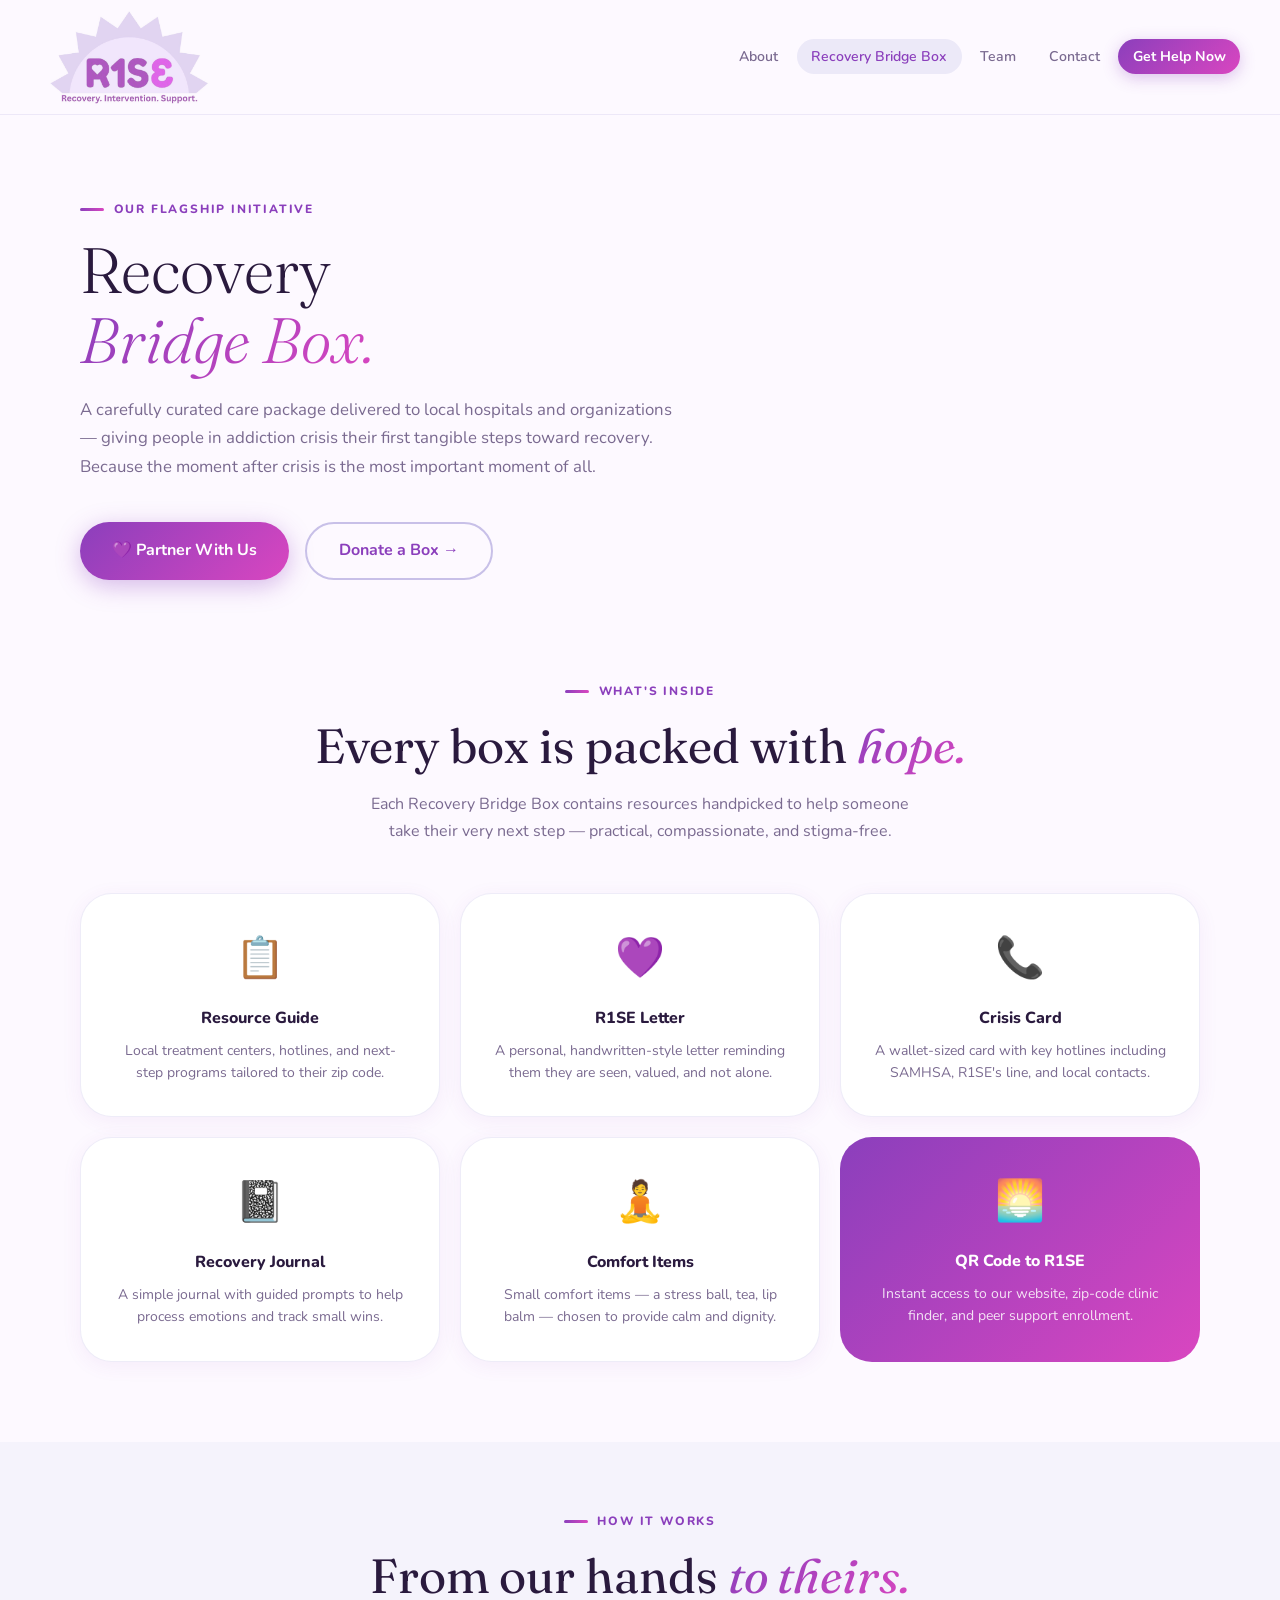
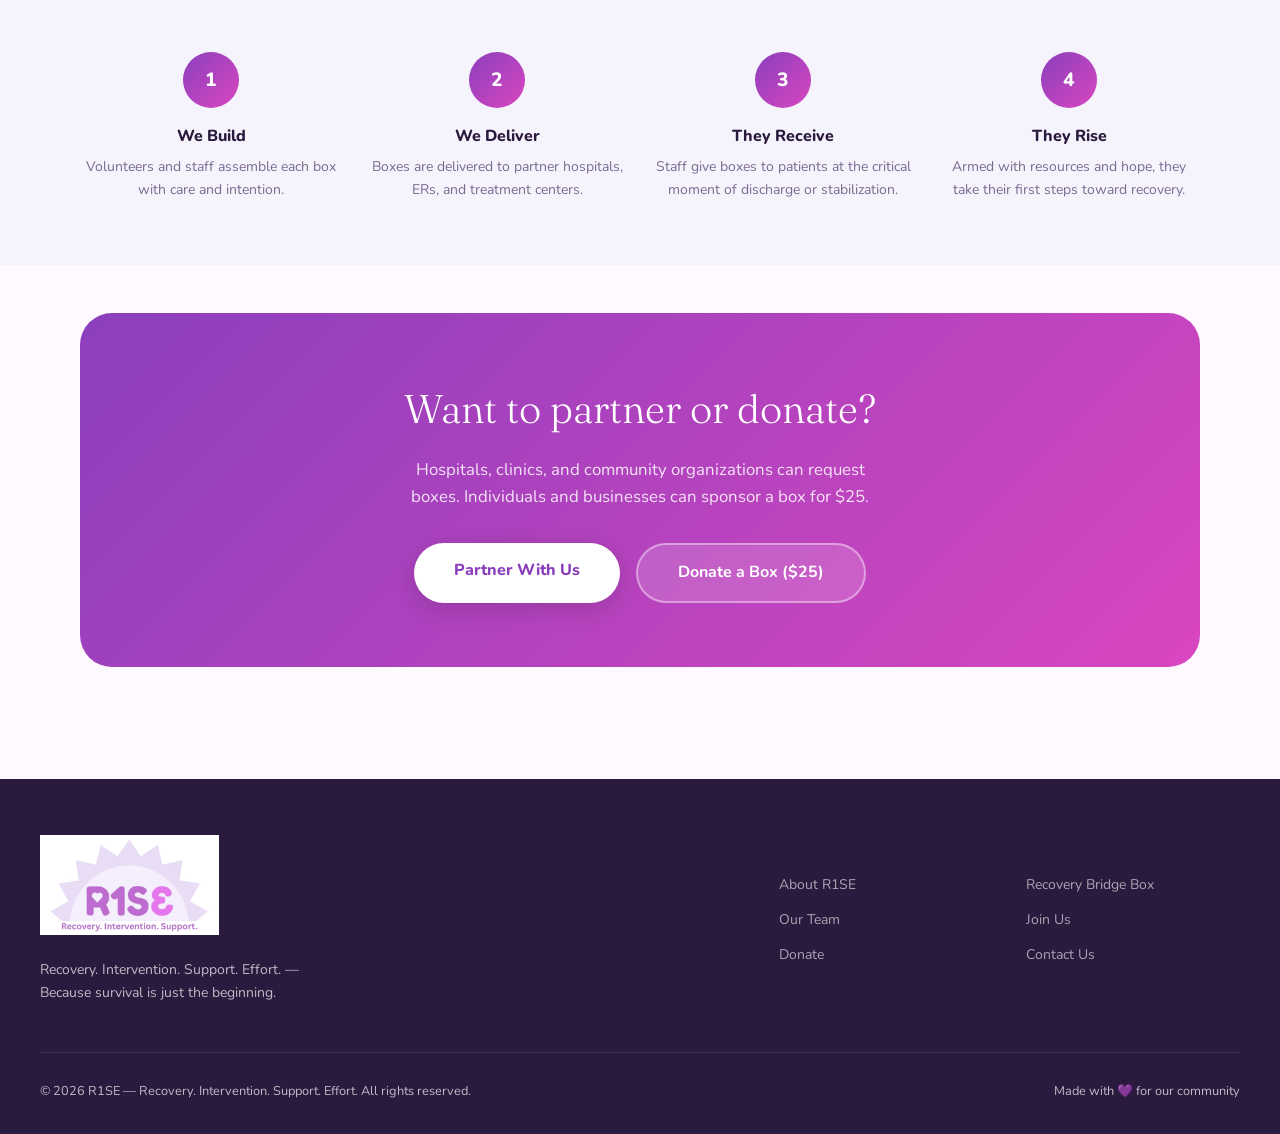
<file: bridge-box.html>
<!DOCTYPE html>
<html lang="en">
<head>
  <!-- Google tag (gtag.js) -->
  <script async src="https://www.googletagmanager.com/gtag/js?id=G-4YXWY0L03F"></script>
  <script>
    window.dataLayer = window.dataLayer || [];
    function gtag(){dataLayer.push(arguments);}
    gtag('js', new Date());
    gtag('config', 'G-4YXWY0L03F');
  </script>
  <meta charset="UTF-8"/><meta name="viewport" content="width=device-width, initial-scale=1.0"/>
  <title>Recovery Bridge Box — R1SE</title>
  <link rel="preconnect" href="https://fonts.googleapis.com">
  <link href="https://fonts.googleapis.com/css2?family=Nunito:ital,wght@0,300;0,400;0,600;0,700;0,800;1,400&family=Fraunces:ital,wght@0,300;0,400;1,300;1,400&display=swap" rel="stylesheet">
  <style>
    *, *::before, *::after { box-sizing: border-box; margin: 0; padding: 0; }
    :root {
      --purple: #8b3fbc; --pink: #d946c0; --lavender: #c8c0e8;
      --lav-light: #ece9f8; --lav-pale: #f5f3fc; --white: #ffffff;
      --ink: #2a1a3e; --muted: #7a6a90; --warm-bg: #fdf9ff; --card-bg: #f8f4fe;
      --sans: 'Nunito', sans-serif; --serif: 'Fraunces', serif;
      --radius: 20px; --radius-lg: 32px;
    }
    body { font-family: var(--sans); background: var(--warm-bg); color: var(--ink); overflow-x: hidden; line-height: 1.6; }
    nav { position: fixed; top: 0; left: 0; right: 0; z-index: 200; background: rgba(253,249,255,0.92); backdrop-filter: blur(16px); border-bottom: 1px solid rgba(200,192,232,0.3); padding: 0 2.5rem; height: 115px; display: flex; align-items: center; justify-content: space-between; }
    .nav-logo { display: flex; align-items: center; text-decoration: none; }
    .nav-logo img { height: 100px; width: auto; mix-blend-mode: multiply; }
    .nav-links { display: flex; align-items: center; gap: 0.25rem; list-style: none; }
    .nav-links a { font-weight: 600; font-size: 0.88rem; color: var(--muted); text-decoration: none; padding: 0.5rem 0.9rem; border-radius: 50px; transition: color 0.2s, background 0.2s; }
    .nav-links a:hover, .nav-links a.active { color: var(--purple); background: var(--lav-light); }
    .nav-cta { background: linear-gradient(135deg, var(--purple), var(--pink)) !important; color: var(--white) !important; font-weight: 700 !important; box-shadow: 0 4px 16px rgba(139,63,188,0.3); border-radius: 50px; }
    .page-wrap { padding-top: 130px; }
    .page-hero { padding: 4rem 2.5rem 3rem; max-width: 1200px; margin: 0 auto; }
    .page-label { display: inline-flex; align-items: center; gap: 0.6rem; font-size: 0.75rem; font-weight: 800; text-transform: uppercase; letter-spacing: 0.15em; color: var(--purple); margin-bottom: 1rem; }
    .page-label::before { content: ''; display: block; width: 24px; height: 3px; background: linear-gradient(90deg, var(--purple), var(--pink)); border-radius: 2px; }
    h1.page-title { font-family: var(--serif); font-size: clamp(2.8rem, 5vw, 4.5rem); font-weight: 300; line-height: 1.1; margin-bottom: 1.25rem; }
    h1.page-title em { font-style: italic; background: linear-gradient(135deg, var(--purple), var(--pink)); -webkit-background-clip: text; -webkit-text-fill-color: transparent; background-clip: text; }
    .page-sub { font-size: 1.05rem; color: var(--muted); line-height: 1.7; max-width: 600px; margin-bottom: 2.5rem; }
    .content-section { padding: 3rem 2.5rem; max-width: 1200px; margin: 0 auto; }
    h2.section-title { font-family: var(--serif); font-size: clamp(2rem, 4vw, 3rem); font-weight: 400; line-height: 1.2; margin-bottom: 1rem; }
    h2.section-title em { font-style: italic; background: linear-gradient(135deg, var(--purple), var(--pink)); -webkit-background-clip: text; -webkit-text-fill-color: transparent; background-clip: text; }
    .btn-primary { display: inline-flex; align-items: center; gap: 0.5rem; background: linear-gradient(135deg, var(--purple), var(--pink)); color: var(--white); font-weight: 700; font-size: 1rem; padding: 0.9rem 2rem; border-radius: 50px; text-decoration: none; border: none; cursor: pointer; box-shadow: 0 6px 24px rgba(139,63,188,0.35); transition: transform 0.2s; }
    .btn-primary:hover { transform: translateY(-2px); }
    .btn-secondary { display: inline-flex; align-items: center; gap: 0.5rem; background: transparent; color: var(--purple); font-weight: 700; font-size: 1rem; padding: 0.9rem 2rem; border-radius: 50px; text-decoration: none; border: 2px solid var(--lavender); transition: border-color 0.2s, background 0.2s; }
    .btn-secondary:hover { border-color: var(--purple); background: var(--lav-light); }
    footer { background: var(--ink); color: rgba(255,255,255,0.7); padding: 3.5rem 2.5rem 2rem; margin-top: 4rem; }
    .footer-inner { max-width: 1200px; margin: 0 auto; display: grid; grid-template-columns: 2fr 1fr 1fr 1fr; gap: 3rem; padding-bottom: 3rem; border-bottom: 1px solid rgba(255,255,255,0.08); }
    .footer-brand img { height: 100px; mix-blend-mode: screen; margin-bottom: 1rem; }
    .footer-brand p { font-size: 0.875rem; line-height: 1.6; max-width: 260px; }
    .footer-col h4 { color: var(--white); font-size: 0.85rem; font-weight: 800; text-transform: uppercase; letter-spacing: 0.1em; margin-bottom: 1rem; }
    .footer-col ul { list-style: none; display: flex; flex-direction: column; gap: 0.6rem; }
    .footer-col a { color: rgba(255,255,255,0.6); text-decoration: none; font-size: 0.875rem; transition: color 0.2s; }
    .footer-col a:hover { color: var(--lavender); }
    .footer-bottom { max-width: 1200px; margin: 0 auto; padding-top: 1.75rem; display: flex; justify-content: space-between; font-size: 0.8rem; }
    .reveal { opacity: 0; transform: translateY(24px); transition: opacity 0.7s ease, transform 0.7s ease; }
    .reveal.visible { opacity: 1; transform: none; }
    @media (max-width: 900px) { nav { padding: 0 1.25rem; } .nav-links { display: none; } .footer-inner { grid-template-columns: 1fr 1fr; } .footer-brand { grid-column: 1/-1; } .page-hero, .content-section { padding-left: 1.25rem; padding-right: 1.25rem; } }
</style>
</head>
<body>
  <nav>
    <a href="index.html" class="nav-logo"><img src="[data-uri]" alt="R1SE Logo"></a>
    <ul class="nav-links"><li><a href="about.html">About</a></li><li><a href="bridge-box.html" class="active">Recovery Bridge Box</a></li><li><a href="team.html">Team</a></li><li><a href="contact.html">Contact</a></li><li><a href="#" class="nav-cta" id="helpBtn">Get Help Now</a></li></ul>
  </nav>
  <div class="page-wrap">

    <div class="page-hero">
      <div class="page-label reveal">Our Flagship Initiative</div>
      <h1 class="page-title reveal">Recovery<br><em>Bridge Box.</em></h1>
      <p class="page-sub reveal">A carefully curated care package delivered to local hospitals and organizations — giving people in addiction crisis their first tangible steps toward recovery. Because the moment after crisis is the most important moment of all.</p>
      <div style="display:flex;gap:1rem;flex-wrap:wrap;" class="reveal">
        <a href="contact.html" class="btn-primary">💜 Partner With Us</a>
        <a href="contact.html" class="btn-secondary">Donate a Box →</a>
      </div>
    </div>

    <!-- What's inside -->
    <div class="content-section">
      <div class="reveal" style="text-align:center;margin-bottom:3rem;">
        <div class="page-label" style="justify-content:center;">What's Inside</div>
        <h2 class="section-title">Every box is packed with <em>hope.</em></h2>
        <p style="color:var(--muted);max-width:540px;margin:0 auto;font-size:1rem;line-height:1.7;">Each Recovery Bridge Box contains resources handpicked to help someone take their very next step — practical, compassionate, and stigma-free.</p>
      </div>
      <div style="display:grid;grid-template-columns:repeat(3,1fr);gap:1.25rem;">
        <div class="reveal" style="background:var(--white);border-radius:var(--radius-lg);padding:2rem;border:1px solid rgba(200,192,232,0.3);box-shadow:0 4px 20px rgba(139,63,188,0.07);text-align:center;">
          <div style="font-size:2.5rem;margin-bottom:1rem;">📋</div>
          <h3 style="font-weight:800;font-size:1rem;margin-bottom:0.5rem;">Resource Guide</h3>
          <p style="font-size:0.875rem;color:var(--muted);line-height:1.6;">Local treatment centers, hotlines, and next-step programs tailored to their zip code.</p>
        </div>
        <div class="reveal" style="background:var(--white);border-radius:var(--radius-lg);padding:2rem;border:1px solid rgba(200,192,232,0.3);box-shadow:0 4px 20px rgba(139,63,188,0.07);text-align:center;">
          <div style="font-size:2.5rem;margin-bottom:1rem;">💜</div>
          <h3 style="font-weight:800;font-size:1rem;margin-bottom:0.5rem;">R1SE Letter</h3>
          <p style="font-size:0.875rem;color:var(--muted);line-height:1.6;">A personal, handwritten-style letter reminding them they are seen, valued, and not alone.</p>
        </div>
        <div class="reveal" style="background:var(--white);border-radius:var(--radius-lg);padding:2rem;border:1px solid rgba(200,192,232,0.3);box-shadow:0 4px 20px rgba(139,63,188,0.07);text-align:center;">
          <div style="font-size:2.5rem;margin-bottom:1rem;">📞</div>
          <h3 style="font-weight:800;font-size:1rem;margin-bottom:0.5rem;">Crisis Card</h3>
          <p style="font-size:0.875rem;color:var(--muted);line-height:1.6;">A wallet-sized card with key hotlines including SAMHSA, R1SE's line, and local contacts.</p>
        </div>
        <div class="reveal" style="background:var(--white);border-radius:var(--radius-lg);padding:2rem;border:1px solid rgba(200,192,232,0.3);box-shadow:0 4px 20px rgba(139,63,188,0.07);text-align:center;">
          <div style="font-size:2.5rem;margin-bottom:1rem;">📓</div>
          <h3 style="font-weight:800;font-size:1rem;margin-bottom:0.5rem;">Recovery Journal</h3>
          <p style="font-size:0.875rem;color:var(--muted);line-height:1.6;">A simple journal with guided prompts to help process emotions and track small wins.</p>
        </div>
        <div class="reveal" style="background:var(--white);border-radius:var(--radius-lg);padding:2rem;border:1px solid rgba(200,192,232,0.3);box-shadow:0 4px 20px rgba(139,63,188,0.07);text-align:center;">
          <div style="font-size:2.5rem;margin-bottom:1rem;">🧘</div>
          <h3 style="font-weight:800;font-size:1rem;margin-bottom:0.5rem;">Comfort Items</h3>
          <p style="font-size:0.875rem;color:var(--muted);line-height:1.6;">Small comfort items — a stress ball, tea, lip balm — chosen to provide calm and dignity.</p>
        </div>
        <div class="reveal" style="background:linear-gradient(135deg,var(--purple),var(--pink));border-radius:var(--radius-lg);padding:2rem;text-align:center;color:white;">
          <div style="font-size:2.5rem;margin-bottom:1rem;">🌅</div>
          <h3 style="font-weight:800;font-size:1rem;margin-bottom:0.5rem;color:white;">QR Code to R1SE</h3>
          <p style="font-size:0.875rem;color:rgba(255,255,255,0.85);line-height:1.6;">Instant access to our website, zip-code clinic finder, and peer support enrollment.</p>
        </div>
      </div>
    </div>

    <!-- How it works -->
    <div style="background:var(--lav-pale);padding:4rem 0;margin-top:2rem;">
      <div class="content-section" style="padding-top:0;padding-bottom:0;">
        <div style="text-align:center;margin-bottom:3rem;" class="reveal">
          <div class="page-label" style="justify-content:center;">How It Works</div>
          <h2 class="section-title">From our hands <em>to theirs.</em></h2>
        </div>
        <div style="display:grid;grid-template-columns:repeat(4,1fr);gap:1.5rem;">
          <div class="reveal" style="text-align:center;">
            <div style="width:56px;height:56px;background:linear-gradient(135deg,var(--purple),var(--pink));border-radius:50%;display:flex;align-items:center;justify-content:center;color:white;font-weight:800;font-size:1.2rem;margin:0 auto 1rem;">1</div>
            <h4 style="font-weight:800;margin-bottom:0.4rem;">We Build</h4>
            <p style="font-size:0.875rem;color:var(--muted);line-height:1.6;">Volunteers and staff assemble each box with care and intention.</p>
          </div>
          <div class="reveal" style="text-align:center;">
            <div style="width:56px;height:56px;background:linear-gradient(135deg,var(--purple),var(--pink));border-radius:50%;display:flex;align-items:center;justify-content:center;color:white;font-weight:800;font-size:1.2rem;margin:0 auto 1rem;">2</div>
            <h4 style="font-weight:800;margin-bottom:0.4rem;">We Deliver</h4>
            <p style="font-size:0.875rem;color:var(--muted);line-height:1.6;">Boxes are delivered to partner hospitals, ERs, and treatment centers.</p>
          </div>
          <div class="reveal" style="text-align:center;">
            <div style="width:56px;height:56px;background:linear-gradient(135deg,var(--purple),var(--pink));border-radius:50%;display:flex;align-items:center;justify-content:center;color:white;font-weight:800;font-size:1.2rem;margin:0 auto 1rem;">3</div>
            <h4 style="font-weight:800;margin-bottom:0.4rem;">They Receive</h4>
            <p style="font-size:0.875rem;color:var(--muted);line-height:1.6;">Staff give boxes to patients at the critical moment of discharge or stabilization.</p>
          </div>
          <div class="reveal" style="text-align:center;">
            <div style="width:56px;height:56px;background:linear-gradient(135deg,var(--purple),var(--pink));border-radius:50%;display:flex;align-items:center;justify-content:center;color:white;font-weight:800;font-size:1.2rem;margin:0 auto 1rem;">4</div>
            <h4 style="font-weight:800;margin-bottom:0.4rem;">They Rise</h4>
            <p style="font-size:0.875rem;color:var(--muted);line-height:1.6;">Armed with resources and hope, they take their first steps toward recovery.</p>
          </div>
        </div>
      </div>
    </div>

    <!-- Partner CTA -->
    <div class="content-section reveal">
      <div style="background:linear-gradient(135deg,var(--purple),var(--pink));border-radius:var(--radius-lg);padding:4rem;text-align:center;color:white;">
        <h2 style="font-family:var(--serif);font-size:2.5rem;font-weight:300;margin-bottom:1rem;">Want to partner or donate?</h2>
        <p style="color:rgba(255,255,255,0.85);font-size:1.05rem;margin-bottom:2rem;max-width:500px;margin-left:auto;margin-right:auto;">Hospitals, clinics, and community organizations can request boxes. Individuals and businesses can sponsor a box for $25.</p>
        <div style="display:flex;gap:1rem;justify-content:center;flex-wrap:wrap;">
          <a href="contact.html" style="background:white;color:var(--purple);font-weight:800;padding:0.95rem 2.5rem;border-radius:50px;text-decoration:none;font-size:1rem;box-shadow:0 6px 24px rgba(0,0,0,0.15);">Partner With Us</a>
          <a href="contact.html" style="background:rgba(255,255,255,0.15);color:white;font-weight:700;padding:0.95rem 2.5rem;border-radius:50px;text-decoration:none;font-size:1rem;border:2px solid rgba(255,255,255,0.4);">Donate a Box ($25)</a>
        </div>
      </div>
    </div>

  <footer>
    <div class="footer-inner" style="grid-template-columns: 1.5fr 1fr;">
      <div class="footer-brand"><img src="[data-uri]" alt="R1SE"><p>Recovery. Intervention. Support. Effort. &mdash; Because survival is just the beginning.</p></div>
      <div class="footer-col" style="display:flex;flex-direction:column;justify-content:center;">
        <ul style="display:grid;grid-template-columns:1fr 1fr;gap:0.6rem 2rem;">
          <li><a href="about.html">About R1SE</a></li>
          <li><a href="bridge-box.html">Recovery Bridge Box</a></li>
          <li><a href="team.html">Our Team</a></li>
          <li><a href="contact.html">Join Us</a></li>
          <li><a href="#">Donate</a></li>
          <li><a href="contact.html">Contact Us</a></li>
        </ul>
      </div>
    </div>
    <div class="footer-bottom"><span>© 2026 R1SE — Recovery. Intervention. Support. Effort. All rights reserved.</span><span>Made with 💜 for our community</span></div>
  </footer>
  </div>

  <script>
    const reveals = document.querySelectorAll('.reveal');
    const obs = new IntersectionObserver(entries => {
      entries.forEach(e => { if (e.isIntersecting) e.target.classList.add('visible'); });
    }, { threshold: 0.1 });
    reveals.forEach(el => obs.observe(el));
  </script>
  <!-- ZIP CODE MODAL -->
  <div id="helpModal" style="display:none;position:fixed;inset:0;z-index:9999;background:rgba(42,26,62,0.7);backdrop-filter:blur(6px);align-items:center;justify-content:center;">
    <div style="background:white;border-radius:32px;padding:3rem;max-width:560px;width:90%;position:relative;box-shadow:0 24px 80px rgba(139,63,188,0.3);">
      <button id="closeModal" style="position:absolute;top:1.25rem;right:1.5rem;background:none;border:none;font-size:1.5rem;cursor:pointer;color:#7a6a90;">&#10005;</button>
      <div style="text-align:center;margin-bottom:2rem;">
        <div style="font-size:2.5rem;margin-bottom:0.75rem;">&#128205;</div>
        <h2 style="font-family:'Fraunces',serif;font-size:1.8rem;font-weight:300;color:#2a1a3e;margin-bottom:0.5rem;">Find Help Near <em style="font-style:italic;background:linear-gradient(135deg,#8b3fbc,#d946c0);-webkit-background-clip:text;-webkit-text-fill-color:transparent;background-clip:text;">You</em></h2>
        <p style="color:#7a6a90;font-size:0.95rem;">Enter your zip code to find addiction clinics and rehab centers within 25 miles.</p>
      </div>
      <div style="display:flex;gap:0.75rem;margin-bottom:1.5rem;">
        <input id="zipInput" type="text" maxlength="5" placeholder="Enter zip code..." style="flex:1;background:#f5f3fc;border:2px solid #ece9f8;border-radius:50px;padding:0.9rem 1.5rem;font-family:'Nunito',sans-serif;font-size:1rem;color:#2a1a3e;outline:none;">
        <button id="searchBtn" style="background:linear-gradient(135deg,#8b3fbc,#d946c0);color:white;border:none;border-radius:50px;padding:0.9rem 1.75rem;font-family:'Nunito',sans-serif;font-weight:700;font-size:0.95rem;cursor:pointer;white-space:nowrap;">Search &#8594;</button>
      </div>
      <div id="searchResults" style="max-height:340px;overflow-y:auto;"></div>
    </div>
  </div>
  <script>
    (function() {
      const modal = document.getElementById('helpModal');
      const helpBtn = document.getElementById('helpBtn');
      const closeBtn = document.getElementById('closeModal');
      const searchBtn = document.getElementById('searchBtn');
      const zipInput = document.getElementById('zipInput');
      const results = document.getElementById('searchResults');

      if (helpBtn) {
        helpBtn.addEventListener('click', function(e) {
          e.preventDefault();
          modal.style.display = 'flex';
          zipInput.focus();
        });
      }
      closeBtn.addEventListener('click', function() {
        modal.style.display = 'none';
        results.innerHTML = '';
        zipInput.value = '';
      });
      modal.addEventListener('click', function(e) {
        if (e.target === modal) {
          modal.style.display = 'none';
          results.innerHTML = '';
          zipInput.value = '';
        }
      });
      zipInput.addEventListener('keydown', function(e) {
        if (e.key === 'Enter') searchBtn.click();
      });

      searchBtn.addEventListener('click', async function() {
        const zip = zipInput.value.trim();
        if (!/^\d{5}$/.test(zip)) {
          results.innerHTML = '<p style="color:#c0472b;text-align:center;font-size:0.9rem;">Please enter a valid 5-digit zip code.</p>';
          return;
        }
        results.innerHTML = '<div style="text-align:center;padding:2rem;color:#7a6a90;">&#128269; Searching nearby facilities...</div>';
        searchBtn.disabled = true;
        try {
          const geoRes = await fetch('https://nominatim.openstreetmap.org/search?postalcode=' + zip + '&country=US&format=json');
          const geoData = await geoRes.json();
          if (!geoData.length) {
            results.innerHTML = '<p style="text-align:center;color:#7a6a90;padding:1rem;">Zip code not found. Please try again.</p>';
            searchBtn.disabled = false;
            return;
          }
          const lat = geoData[0].lat;
          const lon = geoData[0].lon;
          const query = '[out:json][timeout:25];(node["amenity"="hospital"](around:40000,' + lat + ',' + lon + ');node["healthcare"="rehabilitation"](around:40000,' + lat + ',' + lon + ');node["amenity"="clinic"](around:40000,' + lat + ',' + lon + ');way["amenity"="hospital"](around:40000,' + lat + ',' + lon + '););out center tags 20;';
          const osmRes = await fetch('https://overpass-api.de/api/interpreter', {method:'POST', body:query});
          const osmData = await osmRes.json();
          const items = osmData.elements.filter(function(e) { return e.tags && e.tags.name; }).slice(0, 12);
          if (!items.length) {
            results.innerHTML = '<div style="text-align:center;padding:1.5rem;color:#7a6a90;"><p>No facilities found. Call SAMHSA: <strong>1-800-662-4357</strong></p></div>';
            searchBtn.disabled = false;
            return;
          }
          let html = '<p style="font-size:0.8rem;color:#7a6a90;margin-bottom:1rem;text-align:center;">Found ' + items.length + ' facilities near ' + zip + '</p>';
          items.forEach(function(item) {
            const t = item.tags;
            const name = t.name || 'Unnamed Facility';
            const addr = [t['addr:housenumber'], t['addr:street'], t['addr:city'], t['addr:state']].filter(Boolean).join(' ') || 'Address not listed';
            const phone = t.phone || t['contact:phone'] || '';
            const mapsUrl = 'https://www.google.com/maps/search/?api=1&query=' + encodeURIComponent(name + ' ' + addr);
            html += '<div style="background:#f5f3fc;border-radius:16px;padding:1rem 1.25rem;margin-bottom:0.75rem;border:1px solid rgba(200,192,232,0.4);">'
              + '<div style="font-weight:800;color:#2a1a3e;margin-bottom:0.25rem;">' + name + '</div>'
              + '<div style="font-size:0.8rem;color:#7a6a90;margin-bottom:0.4rem;">' + addr + '</div>'
              + (phone ? '<div style="font-size:0.8rem;color:#8b3fbc;margin-bottom:0.4rem;">&#128222; ' + phone + '</div>' : '')
              + '<a href="' + mapsUrl + '" target="_blank" style="font-size:0.78rem;font-weight:700;color:#8b3fbc;text-decoration:none;">View on Google Maps &#8594;</a>'
              + '</div>';
          });
          html += '<div style="text-align:center;padding:1rem 0 0;border-top:1px solid #ece9f8;margin-top:0.5rem;"><p style="font-size:0.8rem;color:#7a6a90;">Need immediate help?</p><p style="font-weight:800;color:#8b3fbc;font-size:1rem;">SAMHSA: 1-800-662-4357</p></div>';
          results.innerHTML = html;
        } catch(err) {
          results.innerHTML = '<p style="text-align:center;color:#7a6a90;padding:1rem;">Something went wrong. Call SAMHSA at <strong>1-800-662-4357</strong>.</p>';
        }
        searchBtn.disabled = false;
      });
    })();
  </script>
</body>
</html>
</file>
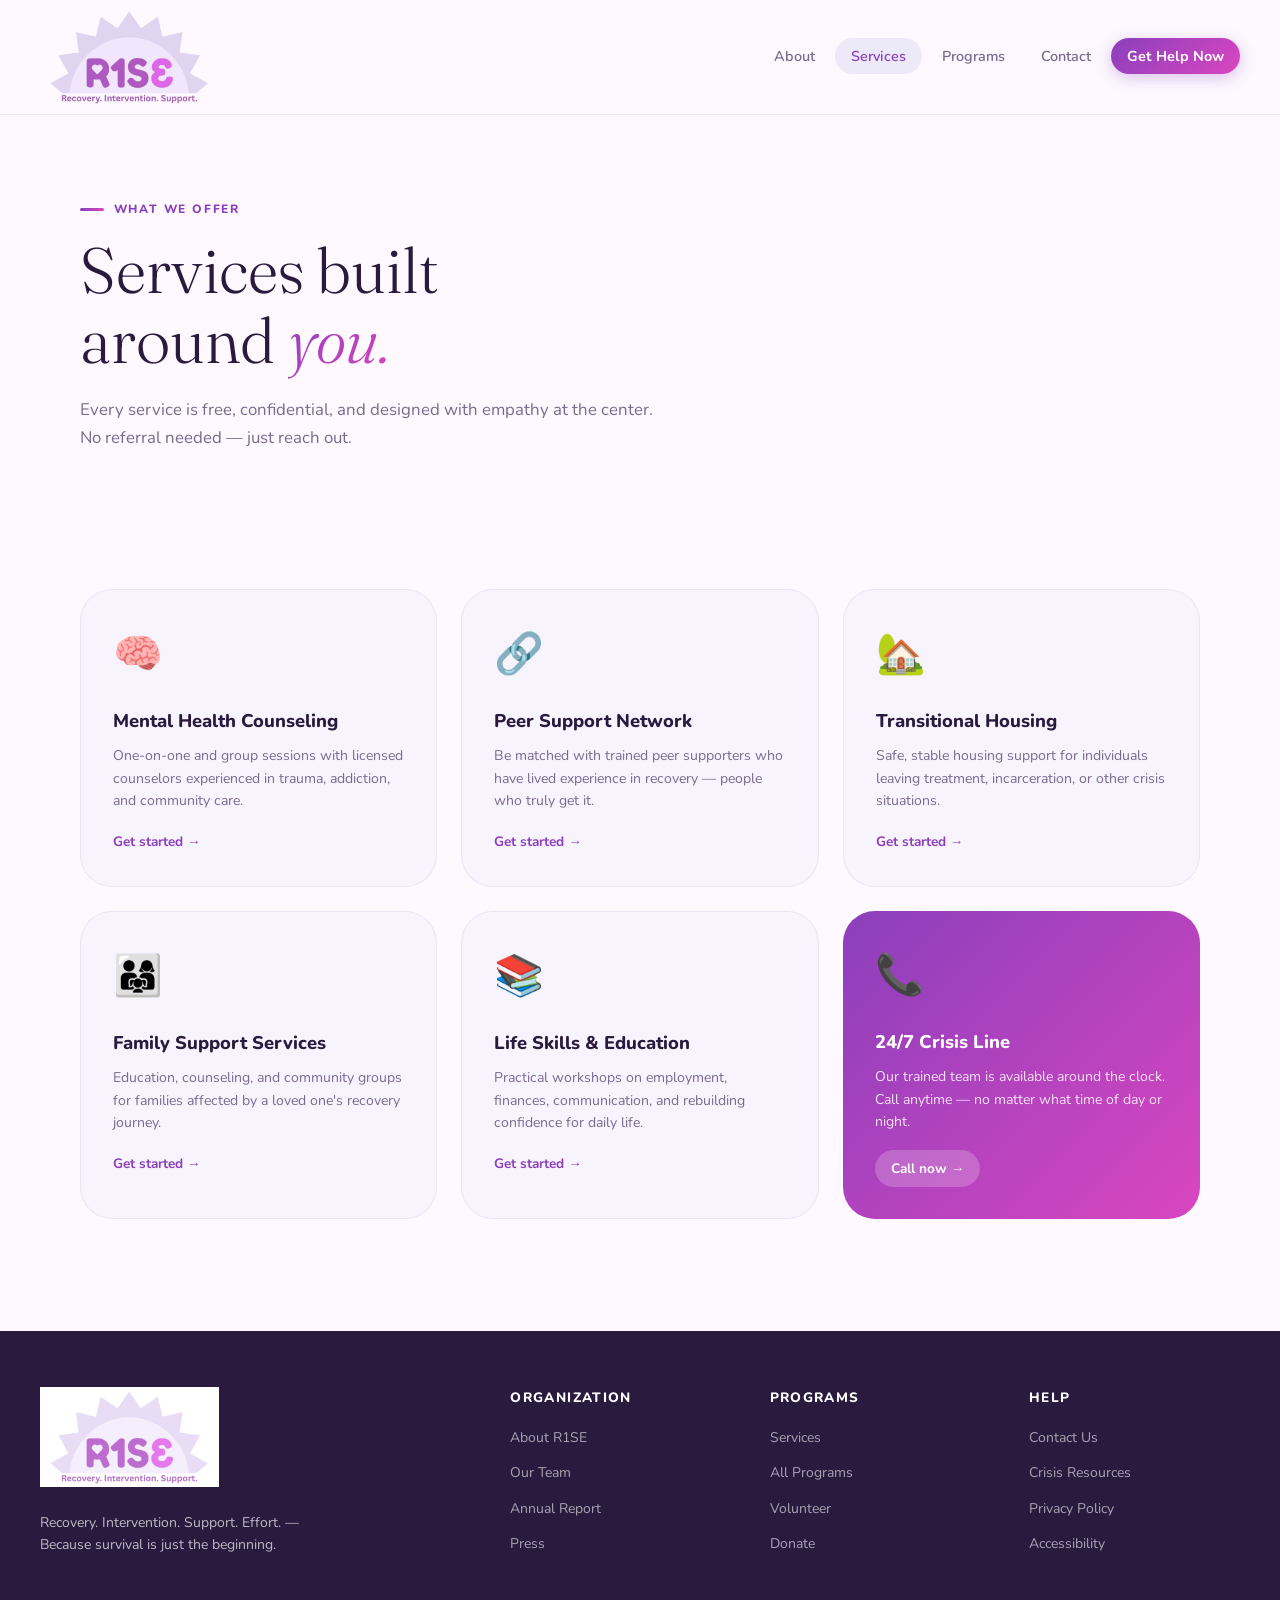
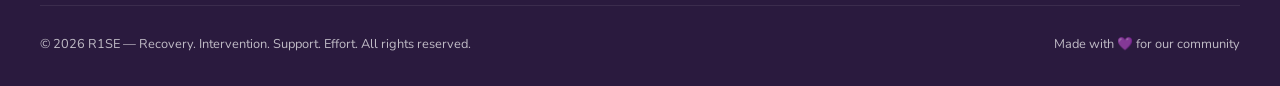
<file: services.html>
<!DOCTYPE html>
<html lang="en">
<head>
  <meta charset="UTF-8"/><meta name="viewport" content="width=device-width, initial-scale=1.0"/>
  <title>Services — R1SE</title>
  <link rel="preconnect" href="https://fonts.googleapis.com">
  <link href="https://fonts.googleapis.com/css2?family=Nunito:ital,wght@0,300;0,400;0,600;0,700;0,800;1,400&family=Fraunces:ital,wght@0,300;0,400;1,300;1,400&display=swap" rel="stylesheet">
  <style>
    *, *::before, *::after { box-sizing: border-box; margin: 0; padding: 0; }
    :root {
      --purple: #8b3fbc; --pink: #d946c0; --lavender: #c8c0e8;
      --lav-light: #ece9f8; --lav-pale: #f5f3fc; --white: #ffffff;
      --ink: #2a1a3e; --muted: #7a6a90; --warm-bg: #fdf9ff;
      --card-bg: #f8f4fe; --sans: 'Nunito', sans-serif; --serif: 'Fraunces', serif;
      --radius: 20px; --radius-lg: 32px;
    }
    body { font-family: var(--sans); background: var(--warm-bg); color: var(--ink); overflow-x: hidden; line-height: 1.6; }
    nav { position: fixed; top: 0; left: 0; right: 0; z-index: 200; background: rgba(253,249,255,0.92); backdrop-filter: blur(16px); border-bottom: 1px solid rgba(200,192,232,0.3); padding: 0 2.5rem; height: 115px; display: flex; align-items: center; justify-content: space-between; }
    .nav-logo { display: flex; align-items: center; text-decoration: none; }
    .nav-logo img { height: 100px; width: auto; mix-blend-mode: multiply; }
    .nav-links { display: flex; align-items: center; gap: 0.25rem; list-style: none; }
    .nav-links a { font-weight: 600; font-size: 0.9rem; color: var(--muted); text-decoration: none; padding: 0.5rem 1rem; border-radius: 50px; transition: color 0.2s, background 0.2s; }
    .nav-links a:hover, .nav-links a.active { color: var(--purple); background: var(--lav-light); }
    .nav-cta { background: linear-gradient(135deg, var(--purple), var(--pink)) !important; color: var(--white) !important; font-weight: 700 !important; box-shadow: 0 4px 16px rgba(139,63,188,0.3); border-radius: 50px; }
    .page-wrap { padding-top: 130px; }
    .page-hero { padding: 4rem 2.5rem 3rem; max-width: 1200px; margin: 0 auto; }
    .page-label { display: inline-flex; align-items: center; gap: 0.6rem; font-size: 0.75rem; font-weight: 800; text-transform: uppercase; letter-spacing: 0.15em; color: var(--purple); margin-bottom: 1rem; }
    .page-label::before { content: ''; display: block; width: 24px; height: 3px; background: linear-gradient(90deg, var(--purple), var(--pink)); border-radius: 2px; }
    h1.page-title { font-family: var(--serif); font-size: clamp(2.8rem, 5vw, 4.5rem); font-weight: 300; line-height: 1.1; margin-bottom: 1.25rem; }
    h1.page-title em { font-style: italic; background: linear-gradient(135deg, var(--purple), var(--pink)); -webkit-background-clip: text; -webkit-text-fill-color: transparent; background-clip: text; }
    .page-sub { font-size: 1.05rem; color: var(--muted); line-height: 1.7; max-width: 580px; margin-bottom: 2.5rem; }
    .content-section { padding: 3rem 2.5rem; max-width: 1200px; margin: 0 auto; }
    .section-label { display: inline-flex; align-items: center; gap: 0.6rem; font-size: 0.75rem; font-weight: 800; text-transform: uppercase; letter-spacing: 0.15em; color: var(--purple); margin-bottom: 1rem; }
    .section-label::before { content: ''; display: block; width: 24px; height: 3px; background: linear-gradient(90deg, var(--purple), var(--pink)); border-radius: 2px; }
    h2.section-title { font-family: var(--serif); font-size: clamp(2rem, 4vw, 3rem); font-weight: 400; line-height: 1.2; margin-bottom: 1rem; }
    h2.section-title em { font-style: italic; background: linear-gradient(135deg, var(--purple), var(--pink)); -webkit-background-clip: text; -webkit-text-fill-color: transparent; background-clip: text; }
    .btn-primary { display: inline-flex; align-items: center; gap: 0.5rem; background: linear-gradient(135deg, var(--purple), var(--pink)); color: var(--white); font-weight: 700; font-size: 1rem; padding: 0.9rem 2rem; border-radius: 50px; text-decoration: none; border: none; cursor: pointer; box-shadow: 0 6px 24px rgba(139,63,188,0.35); transition: transform 0.2s; }
    .btn-primary:hover { transform: translateY(-2px); }
    .btn-secondary { display: inline-flex; align-items: center; gap: 0.5rem; background: transparent; color: var(--purple); font-weight: 700; font-size: 1rem; padding: 0.9rem 2rem; border-radius: 50px; text-decoration: none; border: 2px solid var(--lavender); transition: border-color 0.2s, background 0.2s; }
    .btn-secondary:hover { border-color: var(--purple); background: var(--lav-light); }
    footer { background: var(--ink); color: rgba(255,255,255,0.7); padding: 3.5rem 2.5rem 2rem; margin-top: 4rem; }
    .footer-inner { max-width: 1200px; margin: 0 auto; display: grid; grid-template-columns: 2fr 1fr 1fr 1fr; gap: 3rem; padding-bottom: 3rem; border-bottom: 1px solid rgba(255,255,255,0.08); }
    .footer-brand img { height: 100px; mix-blend-mode: screen; margin-bottom: 1rem; }
    .footer-brand p { font-size: 0.875rem; line-height: 1.6; max-width: 260px; }
    .footer-col h4 { color: var(--white); font-size: 0.85rem; font-weight: 800; text-transform: uppercase; letter-spacing: 0.1em; margin-bottom: 1rem; }
    .footer-col ul { list-style: none; display: flex; flex-direction: column; gap: 0.6rem; }
    .footer-col a { color: rgba(255,255,255,0.6); text-decoration: none; font-size: 0.875rem; transition: color 0.2s; }
    .footer-col a:hover { color: var(--lavender); }
    .footer-bottom { max-width: 1200px; margin: 0 auto; padding-top: 1.75rem; display: flex; justify-content: space-between; font-size: 0.8rem; }
    .reveal { opacity: 0; transform: translateY(24px); transition: opacity 0.7s ease, transform 0.7s ease; }
    .reveal.visible { opacity: 1; transform: none; }
    @media (max-width: 900px) { nav { padding: 0 1.25rem; } .nav-links { display: none; } .footer-inner { grid-template-columns: 1fr 1fr; } .footer-brand { grid-column: 1/-1; } .page-hero, .content-section { padding-left: 1.25rem; padding-right: 1.25rem; } }
  </style>
</head>
<body>
  <nav><a href="index.html" class="nav-logo"><img src="[data-uri]" alt="R1SE Logo"></a><ul class="nav-links"><li><a href="about.html">About</a></li><li><a href="services.html" class="active">Services</a></li><li><a href="programs.html">Programs</a></li><li><a href="contact.html">Contact</a></li><li><a href="contact.html" class="nav-cta">Get Help Now</a></li></ul></nav>
  <div class="page-wrap">

    <div class="page-hero">
      <div class="page-label reveal">What We Offer</div>
      <h1 class="page-title reveal">Services built<br>around <em>you.</em></h1>
      <p class="page-sub reveal">Every service is free, confidential, and designed with empathy at the center. No referral needed — just reach out.</p>
    </div>
    <div class="content-section" style="display:grid;grid-template-columns:repeat(3,1fr);gap:1.5rem;">
      <div class="reveal" style="background:var(--card-bg);border-radius:var(--radius-lg);padding:2rem;border:1px solid rgba(200,192,232,0.3);position:relative;overflow:hidden;transition:transform 0.3s,box-shadow 0.3s;">
        <span style="font-size:2.5rem;margin-bottom:1.25rem;display:block;">🧠</span>
        <h3 style="font-size:1.15rem;font-weight:800;margin-bottom:0.6rem;">Mental Health Counseling</h3>
        <p style="font-size:0.88rem;color:var(--muted);line-height:1.6;margin-bottom:1rem;">One-on-one and group sessions with licensed counselors experienced in trauma, addiction, and community care.</p>
        <a href="contact.html" style="display:inline-flex;align-items:center;gap:0.4rem;font-size:0.85rem;font-weight:700;color:var(--purple);text-decoration:none;">Get started →</a>
      </div>
      <div class="reveal" style="background:var(--card-bg);border-radius:var(--radius-lg);padding:2rem;border:1px solid rgba(200,192,232,0.3);position:relative;overflow:hidden;transition:transform 0.3s,box-shadow 0.3s;">
        <span style="font-size:2.5rem;margin-bottom:1.25rem;display:block;">🔗</span>
        <h3 style="font-size:1.15rem;font-weight:800;margin-bottom:0.6rem;">Peer Support Network</h3>
        <p style="font-size:0.88rem;color:var(--muted);line-height:1.6;margin-bottom:1rem;">Be matched with trained peer supporters who have lived experience in recovery — people who truly get it.</p>
        <a href="contact.html" style="display:inline-flex;align-items:center;gap:0.4rem;font-size:0.85rem;font-weight:700;color:var(--purple);text-decoration:none;">Get started →</a>
      </div>
      <div class="reveal" style="background:var(--card-bg);border-radius:var(--radius-lg);padding:2rem;border:1px solid rgba(200,192,232,0.3);position:relative;overflow:hidden;transition:transform 0.3s,box-shadow 0.3s;">
        <span style="font-size:2.5rem;margin-bottom:1.25rem;display:block;">🏡</span>
        <h3 style="font-size:1.15rem;font-weight:800;margin-bottom:0.6rem;">Transitional Housing</h3>
        <p style="font-size:0.88rem;color:var(--muted);line-height:1.6;margin-bottom:1rem;">Safe, stable housing support for individuals leaving treatment, incarceration, or other crisis situations.</p>
        <a href="contact.html" style="display:inline-flex;align-items:center;gap:0.4rem;font-size:0.85rem;font-weight:700;color:var(--purple);text-decoration:none;">Get started →</a>
      </div>
      <div class="reveal" style="background:var(--card-bg);border-radius:var(--radius-lg);padding:2rem;border:1px solid rgba(200,192,232,0.3);position:relative;overflow:hidden;transition:transform 0.3s,box-shadow 0.3s;">
        <span style="font-size:2.5rem;margin-bottom:1.25rem;display:block;">👨‍👩‍👧</span>
        <h3 style="font-size:1.15rem;font-weight:800;margin-bottom:0.6rem;">Family Support Services</h3>
        <p style="font-size:0.88rem;color:var(--muted);line-height:1.6;margin-bottom:1rem;">Education, counseling, and community groups for families affected by a loved one's recovery journey.</p>
        <a href="contact.html" style="display:inline-flex;align-items:center;gap:0.4rem;font-size:0.85rem;font-weight:700;color:var(--purple);text-decoration:none;">Get started →</a>
      </div>
      <div class="reveal" style="background:var(--card-bg);border-radius:var(--radius-lg);padding:2rem;border:1px solid rgba(200,192,232,0.3);position:relative;overflow:hidden;transition:transform 0.3s,box-shadow 0.3s;">
        <span style="font-size:2.5rem;margin-bottom:1.25rem;display:block;">📚</span>
        <h3 style="font-size:1.15rem;font-weight:800;margin-bottom:0.6rem;">Life Skills &amp; Education</h3>
        <p style="font-size:0.88rem;color:var(--muted);line-height:1.6;margin-bottom:1rem;">Practical workshops on employment, finances, communication, and rebuilding confidence for daily life.</p>
        <a href="contact.html" style="display:inline-flex;align-items:center;gap:0.4rem;font-size:0.85rem;font-weight:700;color:var(--purple);text-decoration:none;">Get started →</a>
      </div>
      <div class="reveal" style="background:linear-gradient(135deg,var(--purple),var(--pink));border-radius:var(--radius-lg);padding:2rem;color:white;">
        <span style="font-size:2.5rem;margin-bottom:1.25rem;display:block;">📞</span>
        <h3 style="font-size:1.15rem;font-weight:800;margin-bottom:0.6rem;color:white;">24/7 Crisis Line</h3>
        <p style="font-size:0.88rem;color:rgba(255,255,255,0.85);line-height:1.6;margin-bottom:1rem;">Our trained team is available around the clock. Call anytime — no matter what time of day or night.</p>
        <a href="contact.html" style="display:inline-flex;align-items:center;gap:0.4rem;font-size:0.85rem;font-weight:700;color:white;text-decoration:none;background:rgba(255,255,255,0.2);padding:0.5rem 1rem;border-radius:50px;">Call now →</a>
      </div>
    </div>

  <footer>
    <div class="footer-inner">
      <div class="footer-brand"><img src="[data-uri]" alt="R1SE"><p>Recovery. Intervention. Support. Effort. — Because survival is just the beginning.</p></div>
      <div class="footer-col"><h4>Organization</h4><ul><li><a href="about.html">About R1SE</a></li><li><a href="#">Our Team</a></li><li><a href="#">Annual Report</a></li><li><a href="#">Press</a></li></ul></div>
      <div class="footer-col"><h4>Programs</h4><ul><li><a href="services.html">Services</a></li><li><a href="programs.html">All Programs</a></li><li><a href="#">Volunteer</a></li><li><a href="#">Donate</a></li></ul></div>
      <div class="footer-col"><h4>Help</h4><ul><li><a href="contact.html">Contact Us</a></li><li><a href="#">Crisis Resources</a></li><li><a href="#">Privacy Policy</a></li><li><a href="#">Accessibility</a></li></ul></div>
    </div>
    <div class="footer-bottom"><span>© 2026 R1SE — Recovery. Intervention. Support. Effort. All rights reserved.</span><span>Made with 💜 for our community</span></div>
  </footer>
  </div>
  <script>
    const reveals = document.querySelectorAll('.reveal');
    const obs = new IntersectionObserver(entries => {
      entries.forEach(e => { if (e.isIntersecting) e.target.classList.add('visible'); });
    }, { threshold: 0.1 });
    reveals.forEach(el => obs.observe(el));
  </script>
</body>
</html>
</file>
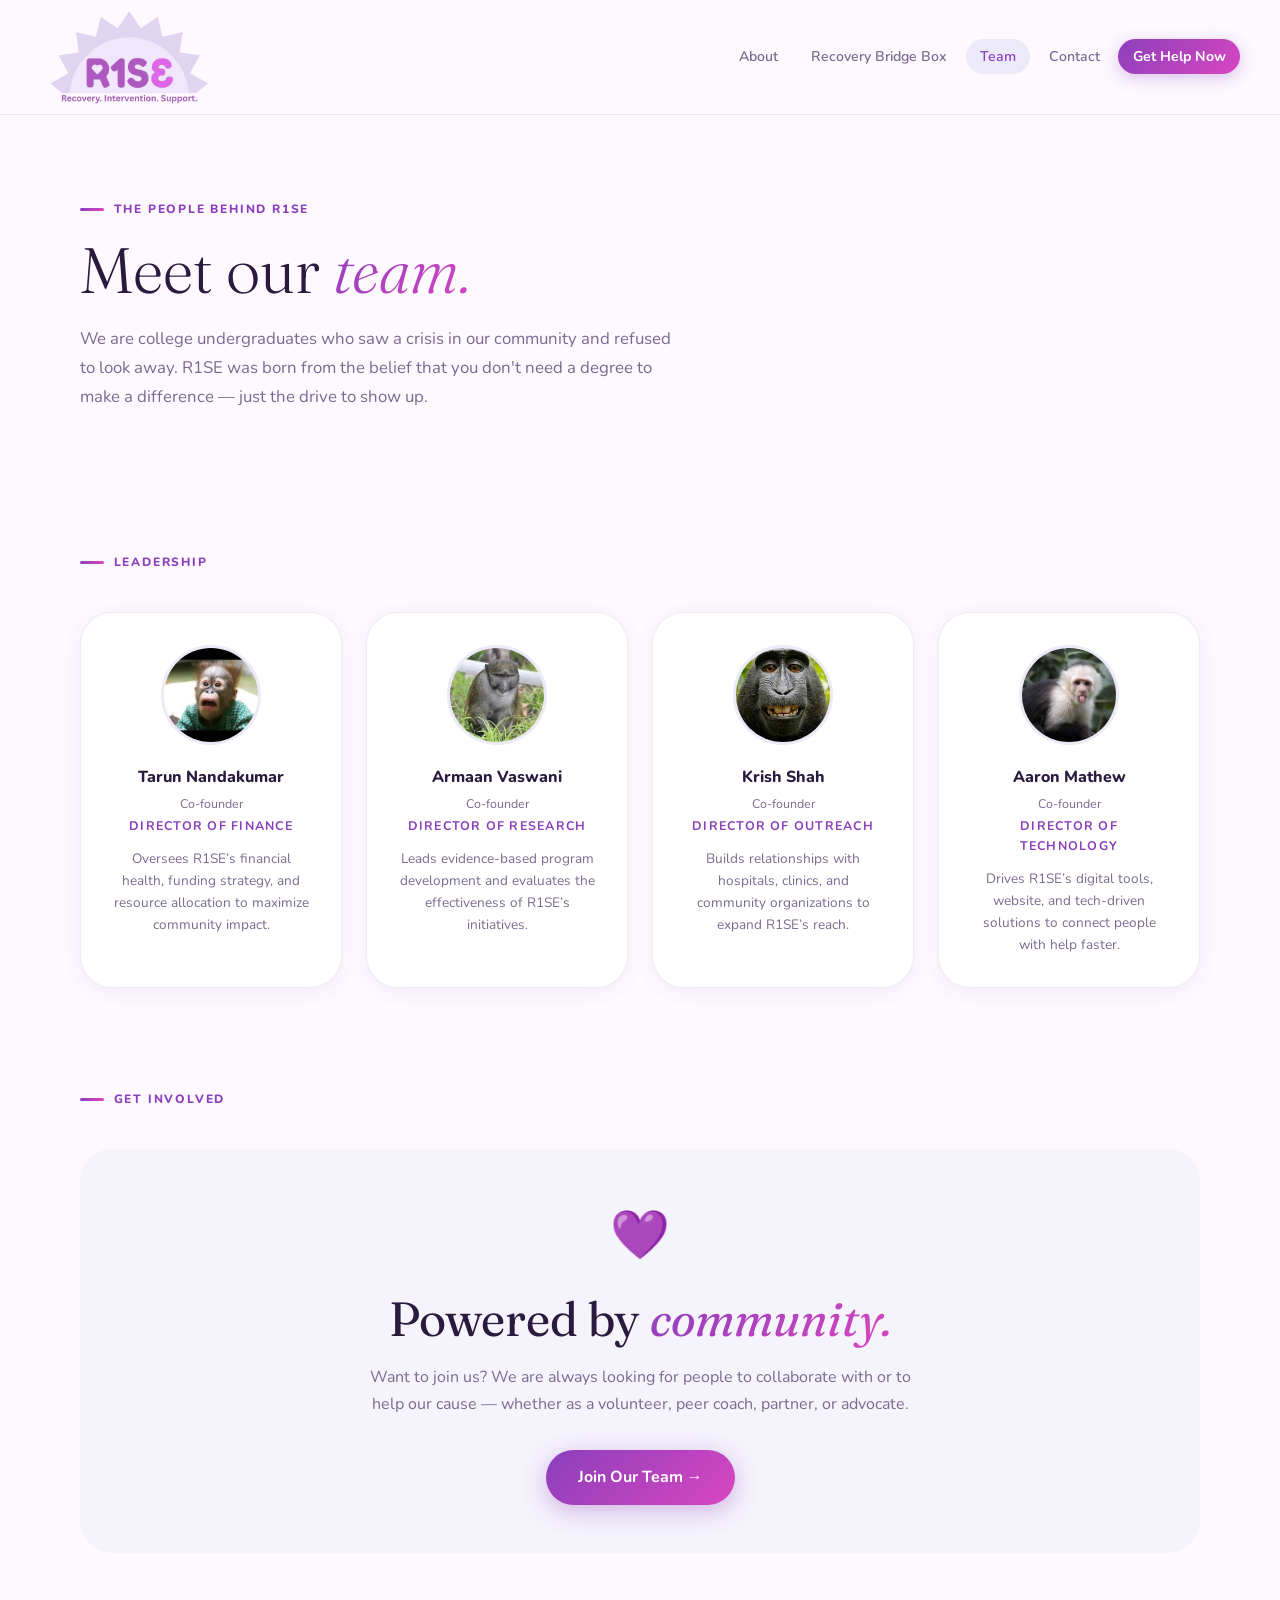
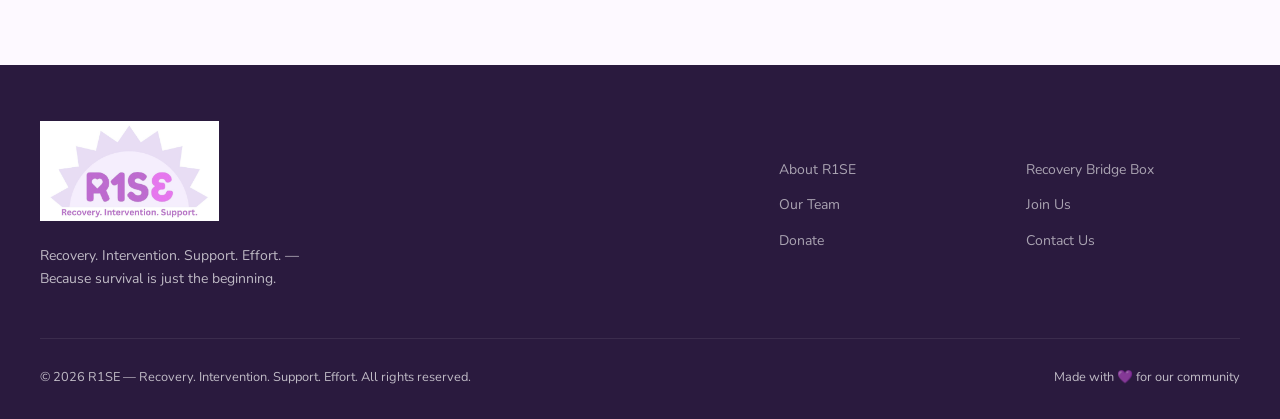
<file: team.html>
<!DOCTYPE html>
<html lang="en">
<head>
  <!-- Google tag (gtag.js) -->
  <script async src="https://www.googletagmanager.com/gtag/js?id=G-4YXWY0L03F"></script>
  <script>
    window.dataLayer = window.dataLayer || [];
    function gtag(){dataLayer.push(arguments);}
    gtag('js', new Date());
    gtag('config', 'G-4YXWY0L03F');
  </script>
  <meta charset="UTF-8"/><meta name="viewport" content="width=device-width, initial-scale=1.0"/>
  <title>Our Team — R1SE</title>
  <link rel="preconnect" href="https://fonts.googleapis.com">
  <link href="https://fonts.googleapis.com/css2?family=Nunito:ital,wght@0,300;0,400;0,600;0,700;0,800;1,400&family=Fraunces:ital,wght@0,300;0,400;1,300;1,400&display=swap" rel="stylesheet">
  <style>
    *, *::before, *::after { box-sizing: border-box; margin: 0; padding: 0; }
    :root {
      --purple: #8b3fbc; --pink: #d946c0; --lavender: #c8c0e8;
      --lav-light: #ece9f8; --lav-pale: #f5f3fc; --white: #ffffff;
      --ink: #2a1a3e; --muted: #7a6a90; --warm-bg: #fdf9ff; --card-bg: #f8f4fe;
      --sans: 'Nunito', sans-serif; --serif: 'Fraunces', serif;
      --radius: 20px; --radius-lg: 32px;
    }
    body { font-family: var(--sans); background: var(--warm-bg); color: var(--ink); overflow-x: hidden; line-height: 1.6; }
    nav { position: fixed; top: 0; left: 0; right: 0; z-index: 200; background: rgba(253,249,255,0.92); backdrop-filter: blur(16px); border-bottom: 1px solid rgba(200,192,232,0.3); padding: 0 2.5rem; height: 115px; display: flex; align-items: center; justify-content: space-between; }
    .nav-logo { display: flex; align-items: center; text-decoration: none; }
    .nav-logo img { height: 100px; width: auto; mix-blend-mode: multiply; }
    .nav-links { display: flex; align-items: center; gap: 0.25rem; list-style: none; }
    .nav-links a { font-weight: 600; font-size: 0.88rem; color: var(--muted); text-decoration: none; padding: 0.5rem 0.9rem; border-radius: 50px; transition: color 0.2s, background 0.2s; }
    .nav-links a:hover, .nav-links a.active { color: var(--purple); background: var(--lav-light); }
    .nav-cta { background: linear-gradient(135deg, var(--purple), var(--pink)) !important; color: var(--white) !important; font-weight: 700 !important; box-shadow: 0 4px 16px rgba(139,63,188,0.3); border-radius: 50px; }
    .page-wrap { padding-top: 130px; }
    .page-hero { padding: 4rem 2.5rem 3rem; max-width: 1200px; margin: 0 auto; }
    .page-label { display: inline-flex; align-items: center; gap: 0.6rem; font-size: 0.75rem; font-weight: 800; text-transform: uppercase; letter-spacing: 0.15em; color: var(--purple); margin-bottom: 1rem; }
    .page-label::before { content: ''; display: block; width: 24px; height: 3px; background: linear-gradient(90deg, var(--purple), var(--pink)); border-radius: 2px; }
    h1.page-title { font-family: var(--serif); font-size: clamp(2.8rem, 5vw, 4.5rem); font-weight: 300; line-height: 1.1; margin-bottom: 1.25rem; }
    h1.page-title em { font-style: italic; background: linear-gradient(135deg, var(--purple), var(--pink)); -webkit-background-clip: text; -webkit-text-fill-color: transparent; background-clip: text; }
    .page-sub { font-size: 1.05rem; color: var(--muted); line-height: 1.7; max-width: 600px; margin-bottom: 2.5rem; }
    .content-section { padding: 3rem 2.5rem; max-width: 1200px; margin: 0 auto; }
    h2.section-title { font-family: var(--serif); font-size: clamp(2rem, 4vw, 3rem); font-weight: 400; line-height: 1.2; margin-bottom: 1rem; }
    h2.section-title em { font-style: italic; background: linear-gradient(135deg, var(--purple), var(--pink)); -webkit-background-clip: text; -webkit-text-fill-color: transparent; background-clip: text; }
    .btn-primary { display: inline-flex; align-items: center; gap: 0.5rem; background: linear-gradient(135deg, var(--purple), var(--pink)); color: var(--white); font-weight: 700; font-size: 1rem; padding: 0.9rem 2rem; border-radius: 50px; text-decoration: none; border: none; cursor: pointer; box-shadow: 0 6px 24px rgba(139,63,188,0.35); transition: transform 0.2s; }
    .btn-primary:hover { transform: translateY(-2px); }
    .btn-secondary { display: inline-flex; align-items: center; gap: 0.5rem; background: transparent; color: var(--purple); font-weight: 700; font-size: 1rem; padding: 0.9rem 2rem; border-radius: 50px; text-decoration: none; border: 2px solid var(--lavender); transition: border-color 0.2s, background 0.2s; }
    .btn-secondary:hover { border-color: var(--purple); background: var(--lav-light); }
    footer { background: var(--ink); color: rgba(255,255,255,0.7); padding: 3.5rem 2.5rem 2rem; margin-top: 4rem; }
    .footer-inner { max-width: 1200px; margin: 0 auto; display: grid; grid-template-columns: 2fr 1fr 1fr 1fr; gap: 3rem; padding-bottom: 3rem; border-bottom: 1px solid rgba(255,255,255,0.08); }
    .footer-brand img { height: 100px; mix-blend-mode: screen; margin-bottom: 1rem; }
    .footer-brand p { font-size: 0.875rem; line-height: 1.6; max-width: 260px; }
    .footer-col h4 { color: var(--white); font-size: 0.85rem; font-weight: 800; text-transform: uppercase; letter-spacing: 0.1em; margin-bottom: 1rem; }
    .footer-col ul { list-style: none; display: flex; flex-direction: column; gap: 0.6rem; }
    .footer-col a { color: rgba(255,255,255,0.6); text-decoration: none; font-size: 0.875rem; transition: color 0.2s; }
    .footer-col a:hover { color: var(--lavender); }
    .footer-bottom { max-width: 1200px; margin: 0 auto; padding-top: 1.75rem; display: flex; justify-content: space-between; font-size: 0.8rem; }
    .reveal { opacity: 0; transform: translateY(24px); transition: opacity 0.7s ease, transform 0.7s ease; }
    .reveal.visible { opacity: 1; transform: none; }
    @media (max-width: 900px) { nav { padding: 0 1.25rem; } .nav-links { display: none; } .footer-inner { grid-template-columns: 1fr 1fr; } .footer-brand { grid-column: 1/-1; } .page-hero, .content-section { padding-left: 1.25rem; padding-right: 1.25rem; } }
</style>
</head>
<body>
  <nav>
    <a href="index.html" class="nav-logo"><img src="[data-uri]" alt="R1SE Logo"></a>
    <ul class="nav-links"><li><a href="about.html">About</a></li><li><a href="bridge-box.html">Recovery Bridge Box</a></li><li><a href="team.html" class="active">Team</a></li><li><a href="contact.html">Contact</a></li><li><a href="#" class="nav-cta" id="helpBtn">Get Help Now</a></li></ul>
  </nav>
  <div class="page-wrap">

    <div class="page-hero">
      <div class="page-label reveal">The People Behind R1SE</div>
      <h1 class="page-title reveal">Meet our <em>team.</em></h1>
      <p class="page-sub reveal">We are college undergraduates who saw a crisis in our community and refused to look away. R1SE was born from the belief that you don't need a degree to make a difference &mdash; just the drive to show up.</p>
    </div>

    <div class="content-section">
      <div class="page-label reveal">Leadership</div>
      <div style="display:grid;grid-template-columns:repeat(4,1fr);gap:1.5rem;margin-top:1.5rem;">

        <div class="reveal" style="background:var(--white);border-radius:var(--radius-lg);padding:2rem;border:1px solid rgba(200,192,232,0.3);box-shadow:0 4px 20px rgba(139,63,188,0.07);text-align:center;">
          <img src="[data-uri]" alt="Co-founder" style="width:100px;height:100px;border-radius:50%;object-fit:cover;margin:0 auto 1.25rem;display:block;border:3px solid #ece9f8;">
          <h3 style="font-weight:800;font-size:1rem;margin-bottom:0.2rem;">Tarun Nandakumar</h3><p style="font-size:0.78rem;color:var(--muted);margin-bottom:0.15rem;">Co-founder</p>
          <p style="font-size:0.78rem;color:var(--purple);font-weight:700;margin-bottom:0.75rem;text-transform:uppercase;letter-spacing:0.1em;">Director of Finance</p>
          <p style="font-size:0.85rem;color:var(--muted);line-height:1.6;">Oversees R1SE&rsquo;s financial health, funding strategy, and resource allocation to maximize community impact.</p>
        </div>

        <div class="reveal" style="background:var(--white);border-radius:var(--radius-lg);padding:2rem;border:1px solid rgba(200,192,232,0.3);box-shadow:0 4px 20px rgba(139,63,188,0.07);text-align:center;">
          <img src="[data-uri]" alt="Co-founder" style="width:100px;height:100px;border-radius:50%;object-fit:cover;margin:0 auto 1.25rem;display:block;border:3px solid #ece9f8;">
          <h3 style="font-weight:800;font-size:1rem;margin-bottom:0.2rem;">Armaan Vaswani</h3><p style="font-size:0.78rem;color:var(--muted);margin-bottom:0.15rem;">Co-founder</p>
          <p style="font-size:0.78rem;color:var(--purple);font-weight:700;margin-bottom:0.75rem;text-transform:uppercase;letter-spacing:0.1em;">Director of Research</p>
          <p style="font-size:0.85rem;color:var(--muted);line-height:1.6;">Leads evidence-based program development and evaluates the effectiveness of R1SE&rsquo;s initiatives.</p>
        </div>

        <div class="reveal" style="background:var(--white);border-radius:var(--radius-lg);padding:2rem;border:1px solid rgba(200,192,232,0.3);box-shadow:0 4px 20px rgba(139,63,188,0.07);text-align:center;">
          <img src="[data-uri]" alt="Co-founder" style="width:100px;height:100px;border-radius:50%;object-fit:cover;margin:0 auto 1.25rem;display:block;border:3px solid #ece9f8;">
          <h3 style="font-weight:800;font-size:1rem;margin-bottom:0.2rem;">Krish Shah</h3><p style="font-size:0.78rem;color:var(--muted);margin-bottom:0.15rem;">Co-founder</p>
          <p style="font-size:0.78rem;color:var(--purple);font-weight:700;margin-bottom:0.75rem;text-transform:uppercase;letter-spacing:0.1em;">Director of Outreach</p>
          <p style="font-size:0.85rem;color:var(--muted);line-height:1.6;">Builds relationships with hospitals, clinics, and community organizations to expand R1SE&rsquo;s reach.</p>
        </div>

        <div class="reveal" style="background:var(--white);border-radius:var(--radius-lg);padding:2rem;border:1px solid rgba(200,192,232,0.3);box-shadow:0 4px 20px rgba(139,63,188,0.07);text-align:center;">
          <img src="[data-uri]" alt="Co-founder" style="width:100px;height:100px;border-radius:50%;object-fit:cover;margin:0 auto 1.25rem;display:block;border:3px solid #ece9f8;">
          <h3 style="font-weight:800;font-size:1rem;margin-bottom:0.2rem;">Aaron Mathew</h3><p style="font-size:0.78rem;color:var(--muted);margin-bottom:0.15rem;">Co-founder</p>
          <p style="font-size:0.78rem;color:var(--purple);font-weight:700;margin-bottom:0.75rem;text-transform:uppercase;letter-spacing:0.1em;">Director of Technology</p>
          <p style="font-size:0.85rem;color:var(--muted);line-height:1.6;">Drives R1SE&rsquo;s digital tools, website, and tech-driven solutions to connect people with help faster.</p>
        </div>

      </div>
    </div>

    <div class="content-section">
      <div class="page-label reveal">Get Involved</div>
      <div class="reveal" style="background:var(--lav-pale);border-radius:var(--radius-lg);padding:3rem;margin-top:1.5rem;text-align:center;">
        <div style="font-size:3rem;margin-bottom:1rem;">&#128156;</div>
        <h2 class="section-title">Powered by <em>community.</em></h2>
        <p style="color:var(--muted);font-size:1rem;line-height:1.7;max-width:560px;margin:0 auto 2rem;">Want to join us? We are always looking for people to collaborate with or to help our cause &mdash; whether as a volunteer, peer coach, partner, or advocate.</p>
        <a href="contact.html" class="btn-primary">Join Our Team &#8594;</a>
      </div>
    </div>

  <footer>
    <div class="footer-inner" style="grid-template-columns: 1.5fr 1fr;">
      <div class="footer-brand"><img src="[data-uri]" alt="R1SE"><p>Recovery. Intervention. Support. Effort. &mdash; Because survival is just the beginning.</p></div>
      <div class="footer-col" style="display:flex;flex-direction:column;justify-content:center;">
        <ul style="display:grid;grid-template-columns:1fr 1fr;gap:0.6rem 2rem;">
          <li><a href="about.html">About R1SE</a></li>
          <li><a href="bridge-box.html">Recovery Bridge Box</a></li>
          <li><a href="team.html">Our Team</a></li>
          <li><a href="contact.html">Join Us</a></li>
          <li><a href="#">Donate</a></li>
          <li><a href="contact.html">Contact Us</a></li>
        </ul>
      </div>
    </div>
    <div class="footer-bottom"><span>© 2026 R1SE — Recovery. Intervention. Support. Effort. All rights reserved.</span><span>Made with 💜 for our community</span></div>
  </footer>
  </div>

  <script>
    const reveals = document.querySelectorAll('.reveal');
    const obs = new IntersectionObserver(entries => {
      entries.forEach(e => { if (e.isIntersecting) e.target.classList.add('visible'); });
    }, { threshold: 0.1 });
    reveals.forEach(el => obs.observe(el));
  </script>
  <!-- ZIP CODE MODAL -->
  <div id="helpModal" style="display:none;position:fixed;inset:0;z-index:9999;background:rgba(42,26,62,0.7);backdrop-filter:blur(6px);align-items:center;justify-content:center;">
    <div style="background:white;border-radius:32px;padding:3rem;max-width:560px;width:90%;position:relative;box-shadow:0 24px 80px rgba(139,63,188,0.3);">
      <button id="closeModal" style="position:absolute;top:1.25rem;right:1.5rem;background:none;border:none;font-size:1.5rem;cursor:pointer;color:#7a6a90;">&#10005;</button>
      <div style="text-align:center;margin-bottom:2rem;">
        <div style="font-size:2.5rem;margin-bottom:0.75rem;">&#128205;</div>
        <h2 style="font-family:'Fraunces',serif;font-size:1.8rem;font-weight:300;color:#2a1a3e;margin-bottom:0.5rem;">Find Help Near <em style="font-style:italic;background:linear-gradient(135deg,#8b3fbc,#d946c0);-webkit-background-clip:text;-webkit-text-fill-color:transparent;background-clip:text;">You</em></h2>
        <p style="color:#7a6a90;font-size:0.95rem;">Enter your zip code to find addiction clinics and rehab centers within 25 miles.</p>
      </div>
      <div style="display:flex;gap:0.75rem;margin-bottom:1.5rem;">
        <input id="zipInput" type="text" maxlength="5" placeholder="Enter zip code..." style="flex:1;background:#f5f3fc;border:2px solid #ece9f8;border-radius:50px;padding:0.9rem 1.5rem;font-family:'Nunito',sans-serif;font-size:1rem;color:#2a1a3e;outline:none;">
        <button id="searchBtn" style="background:linear-gradient(135deg,#8b3fbc,#d946c0);color:white;border:none;border-radius:50px;padding:0.9rem 1.75rem;font-family:'Nunito',sans-serif;font-weight:700;font-size:0.95rem;cursor:pointer;white-space:nowrap;">Search &#8594;</button>
      </div>
      <div id="searchResults" style="max-height:340px;overflow-y:auto;"></div>
    </div>
  </div>
  <script>
    (function() {
      const modal = document.getElementById('helpModal');
      const helpBtn = document.getElementById('helpBtn');
      const closeBtn = document.getElementById('closeModal');
      const searchBtn = document.getElementById('searchBtn');
      const zipInput = document.getElementById('zipInput');
      const results = document.getElementById('searchResults');

      if (helpBtn) {
        helpBtn.addEventListener('click', function(e) {
          e.preventDefault();
          modal.style.display = 'flex';
          zipInput.focus();
        });
      }
      closeBtn.addEventListener('click', function() {
        modal.style.display = 'none';
        results.innerHTML = '';
        zipInput.value = '';
      });
      modal.addEventListener('click', function(e) {
        if (e.target === modal) {
          modal.style.display = 'none';
          results.innerHTML = '';
          zipInput.value = '';
        }
      });
      zipInput.addEventListener('keydown', function(e) {
        if (e.key === 'Enter') searchBtn.click();
      });

      searchBtn.addEventListener('click', async function() {
        const zip = zipInput.value.trim();
        if (!/^\d{5}$/.test(zip)) {
          results.innerHTML = '<p style="color:#c0472b;text-align:center;font-size:0.9rem;">Please enter a valid 5-digit zip code.</p>';
          return;
        }
        results.innerHTML = '<div style="text-align:center;padding:2rem;color:#7a6a90;">&#128269; Searching nearby facilities...</div>';
        searchBtn.disabled = true;
        try {
          const geoRes = await fetch('https://nominatim.openstreetmap.org/search?postalcode=' + zip + '&country=US&format=json');
          const geoData = await geoRes.json();
          if (!geoData.length) {
            results.innerHTML = '<p style="text-align:center;color:#7a6a90;padding:1rem;">Zip code not found. Please try again.</p>';
            searchBtn.disabled = false;
            return;
          }
          const lat = geoData[0].lat;
          const lon = geoData[0].lon;
          const query = '[out:json][timeout:25];(node["amenity"="hospital"](around:40000,' + lat + ',' + lon + ');node["healthcare"="rehabilitation"](around:40000,' + lat + ',' + lon + ');node["amenity"="clinic"](around:40000,' + lat + ',' + lon + ');way["amenity"="hospital"](around:40000,' + lat + ',' + lon + '););out center tags 20;';
          const osmRes = await fetch('https://overpass-api.de/api/interpreter', {method:'POST', body:query});
          const osmData = await osmRes.json();
          const items = osmData.elements.filter(function(e) { return e.tags && e.tags.name; }).slice(0, 12);
          if (!items.length) {
            results.innerHTML = '<div style="text-align:center;padding:1.5rem;color:#7a6a90;"><p>No facilities found. Call SAMHSA: <strong>1-800-662-4357</strong></p></div>';
            searchBtn.disabled = false;
            return;
          }
          let html = '<p style="font-size:0.8rem;color:#7a6a90;margin-bottom:1rem;text-align:center;">Found ' + items.length + ' facilities near ' + zip + '</p>';
          items.forEach(function(item) {
            const t = item.tags;
            const name = t.name || 'Unnamed Facility';
            const addr = [t['addr:housenumber'], t['addr:street'], t['addr:city'], t['addr:state']].filter(Boolean).join(' ') || 'Address not listed';
            const phone = t.phone || t['contact:phone'] || '';
            const mapsUrl = 'https://www.google.com/maps/search/?api=1&query=' + encodeURIComponent(name + ' ' + addr);
            html += '<div style="background:#f5f3fc;border-radius:16px;padding:1rem 1.25rem;margin-bottom:0.75rem;border:1px solid rgba(200,192,232,0.4);">'
              + '<div style="font-weight:800;color:#2a1a3e;margin-bottom:0.25rem;">' + name + '</div>'
              + '<div style="font-size:0.8rem;color:#7a6a90;margin-bottom:0.4rem;">' + addr + '</div>'
              + (phone ? '<div style="font-size:0.8rem;color:#8b3fbc;margin-bottom:0.4rem;">&#128222; ' + phone + '</div>' : '')
              + '<a href="' + mapsUrl + '" target="_blank" style="font-size:0.78rem;font-weight:700;color:#8b3fbc;text-decoration:none;">View on Google Maps &#8594;</a>'
              + '</div>';
          });
          html += '<div style="text-align:center;padding:1rem 0 0;border-top:1px solid #ece9f8;margin-top:0.5rem;"><p style="font-size:0.8rem;color:#7a6a90;">Need immediate help?</p><p style="font-weight:800;color:#8b3fbc;font-size:1rem;">SAMHSA: 1-800-662-4357</p></div>';
          results.innerHTML = html;
        } catch(err) {
          results.innerHTML = '<p style="text-align:center;color:#7a6a90;padding:1rem;">Something went wrong. Call SAMHSA at <strong>1-800-662-4357</strong>.</p>';
        }
        searchBtn.disabled = false;
      });
    })();
  </script>
</body>
</html>
</file>
